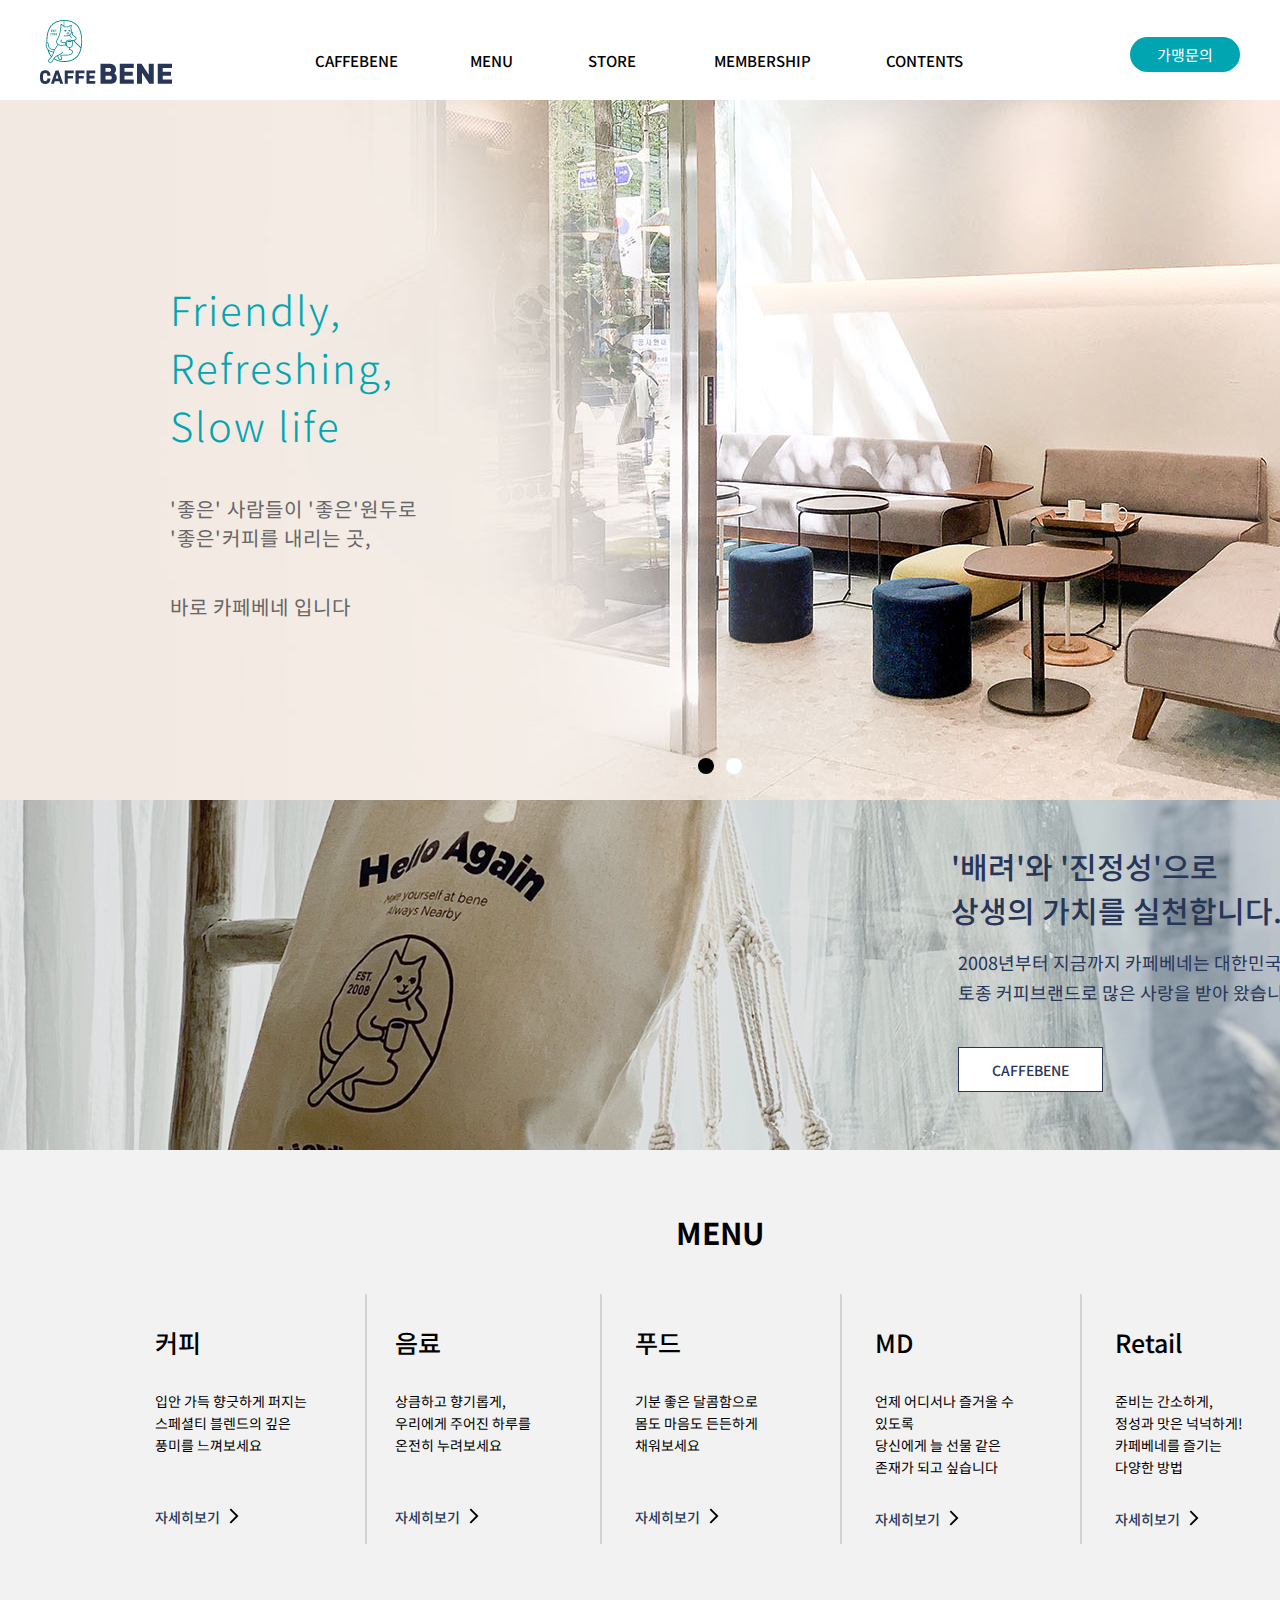
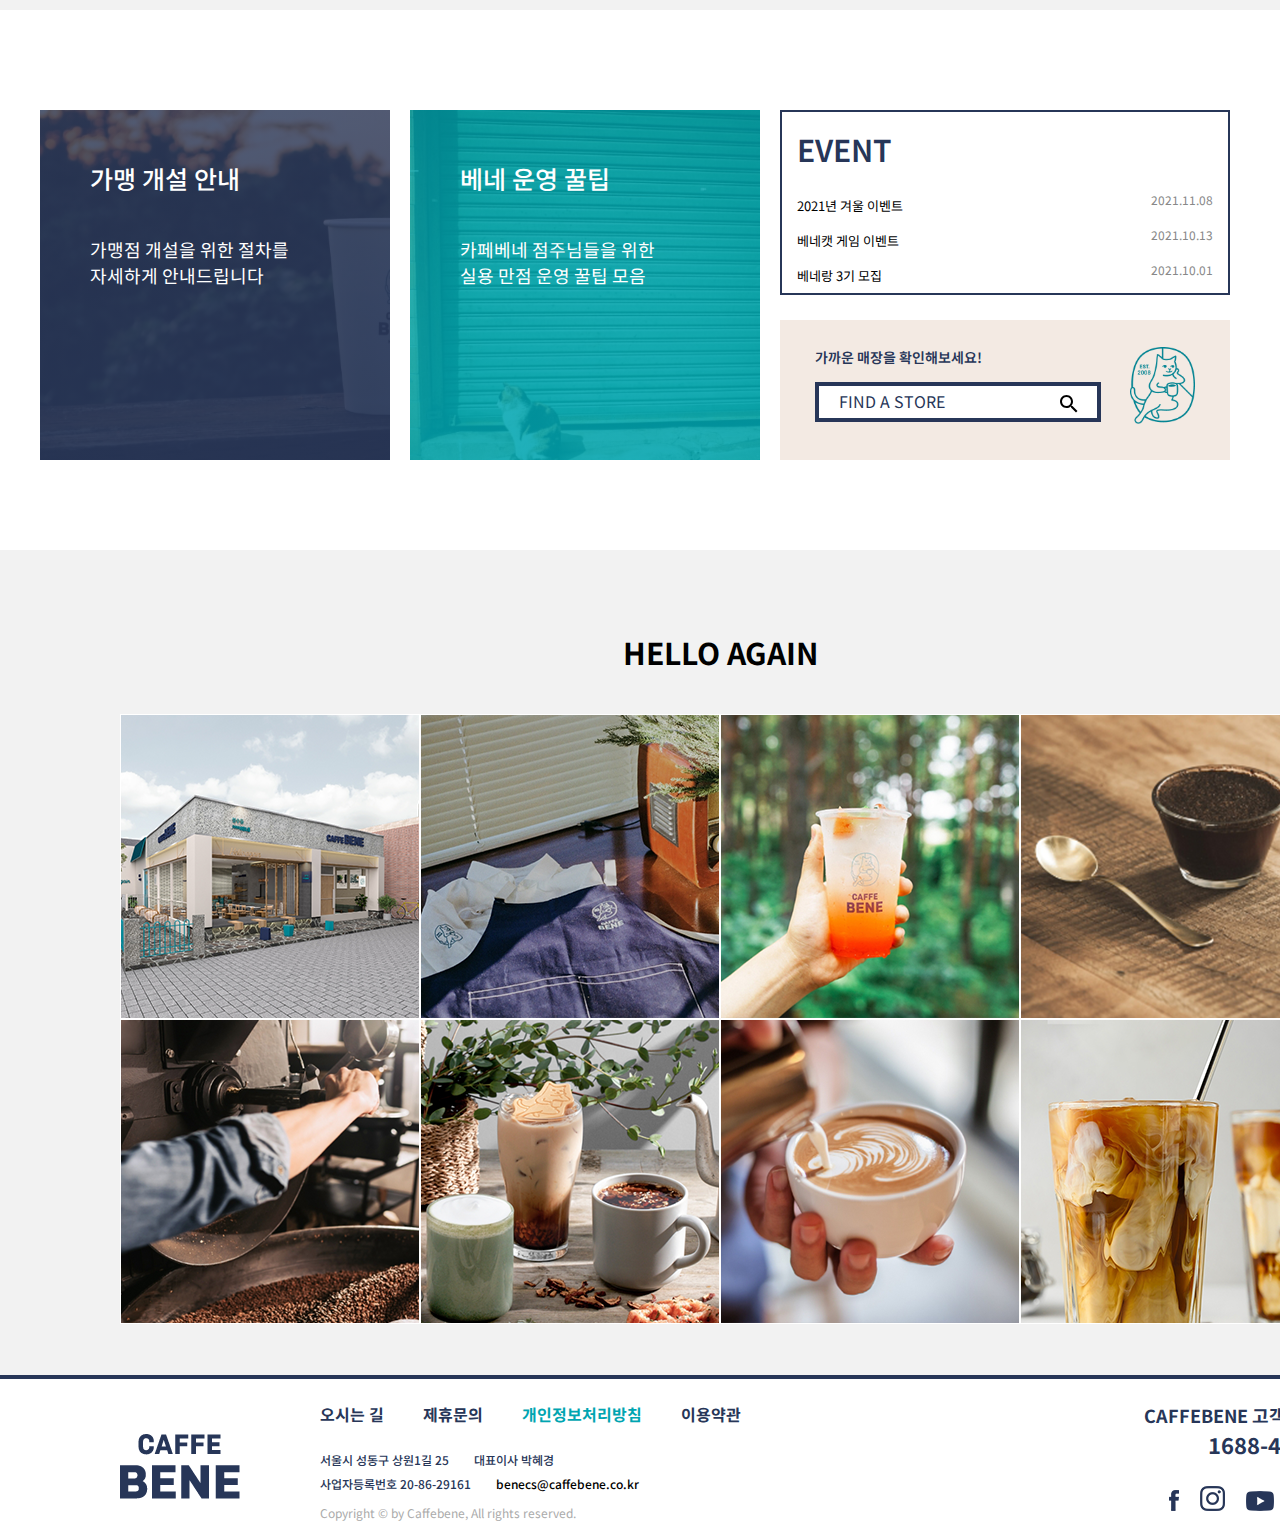
<file: index.html>
<!DOCTYPE html>
<html lang="en">
<head>
    <meta charset="UTF-8">
    <meta http-equiv="X-UA-Compatible" content="IE=edge">
    <meta name="viewport" content="width=device-width, initial-scale=1.0">
    <title>CAFFEBENE</title>
    <link rel="stylesheet" href="./css/style.css">
    <link rel="stylesheet" href="./css/header,footer.css">
    <link rel="preconnect" href="https://fonts.googleapis.com">
<link rel="preconnect" href="https://fonts.gstatic.com" crossorigin>
<link href="https://fonts.googleapis.com/css2?family=Noto+Sans+KR:wght@300;400;500;700&display=swap" rel="stylesheet">
    <script src="https://ajax.googleapis.com/ajax/libs/jquery/3.5.1/jquery.min.js"></script>
    <script src="./js/main.js"></script>
</head>
<body>
      <!-- header -->
      <div id="header_wrap">
        <div id="gnb_bg"></div>
        <header id="main_header">
            <h1 class="logo"><a href="#"><img src="./img/logo.png" alt="CAFFEBENE"></a></h1>
            <nav id="gnb">
                <ul class="depth1">
                    <li><a href="./sub1_1.html">CAFFEBENE</a>
                        <ul class="depth2">
                            <li><a href="./sub1_1.html">브랜드 스토리</a></li>
                            <li><a href="#">카페베네 원두</a></li>
                            <li><a href="#">카페베네 소식</a></li>
                        </ul>
                    </li>
                    <li><a href="./sub2_1.html">MENU</a>
                        <ul class="depth2">
                            <li><a href="./sub2_1.html">신메뉴</a></li>
                            <li><a href="#">커피</a></li>
                            <li><a href="#">음료</a></li>
                            <li><a href="#">디저트</a></li>
                            <li><a href="#">MD상품</a></li>
                            <li><a href="#">Retail</a></li>
                        </ul>
                    </li>
                    <li><a href="./sub3_1.html">STORE</a>
                        <ul class="depth2">
                            <li><a href="./sub3_1.html">국내</a></li>
                            <li><a href="#">헤외</a></li>
                        </ul>
                    </li>
                    <li><a href="./sub4_1.html">MEMBERSHIP</a>
                        <ul class="depth2">
                            <li><a href="./sub4_1.html">등급&혜택</a></li>
                            <li><a href="#">가입방법안내</a></li>
                            <li><a href="#">서비스</a></li>
                            <li><a href="#">FAQ</a></li>
                        </ul>
                    </li>
                    <li><a href="#">CONTENTS</a>
                        <ul class="depth2">
                            <li><a href="#">매거진</a></li>
                            <li><a href="#">뉴스</a></li>
                            <li><a href="#">이벤트</a></li>
                        </ul>
                    </li>
                </ul>
            </nav>
            <a href="#" class="foundation_btn">가맹문의</a>
        </header>
    </div>

    <!-- Main Visual -->
    <section id="visual">
        <div class="slider">
            <div class="slide">
                <img src="./img/slide1.jpg" alt="banner01">
                <div class="slide_text">
                    <h1>Friendly,<br>Refreshing,<br>Slow life</h1>
                    <p>'좋은' 사람들이 '좋은'원두로<br>'좋은'커피를 내리는 곳,</p>
                    <p>바로 카페베네 입니다</p>
                </div>
            </div>
            <div class="slide">
                <img src="./img/slide5.jpeg" alt="">
            </div>
        </div>
        <div class="pager">
            <a href="#" class="first active">1</a>
            <a href="#" class="second">2</a>
        </div>
    </section>

     <!-- About -->
     <section id="about">
        <div id="about_wrap">
            <div id="about_txt">
                <p>'배려'와 '진정성'으로<br>상생의 가치를 실천합니다.</p>
                <p>2008년부터 지금까지 카페베네는 대한민국 대표<br>토종 커피브랜드로 많은 사랑을 받아 왔습니다.</p>
                <a href="./sub1_1.html">CAFFEBENE</a>
            </div>
        </div>
    </section>
    <!-- menu -->
    <section id="menu">
        <div class="menu_wrap">
            <h3>MENU</h3>
            <div class="menu_wr">
                <div class="coffee">
                    <h4>커피</h4>
                    <p>입안 가득 향긋하게 퍼지는<br> 스페셜티 블렌드의 깊은<br> 풍미를 느껴보세요<br></p>
                    <a href="#"><div class="view">
                        <p>자세히보기</p>
                        <img src="./img/arrow_forward_ios_black_24dp.svg" alt="icon">
                    </div></a>
                </div>
                <div class="coffee_line"></div>
                <div class="drink">
                    <h4>음료</h4>
                    <p>상큼하고 향기롭게,<br>우리에게 주어진 하루를<br> 온전히 누려보세요</p>
                    <a href="#"><div class="drink_view">
                        <p>자세히보기</p>
                        <img src="./img/arrow_forward_ios_black_24dp.svg" alt="icon">
                    </div></a>
                </div>
                <div class="drink_line"></div>
                <div class="food">
                    <h4>푸드</h4>
                    <p>기분 좋은 달콤함으로<br>몸도 마음도 든든하게<br>채워보세요</p>
                    <a href="#"><div class="food_view">
                        <p>자세히보기</p>
                        <img src="./img/arrow_forward_ios_black_24dp.svg" alt="icon">
                    </div></a>
                </div>
                <div class="food_line"></div>
                <div class="md">
                    <h4>MD</h4>
                    <p>언제 어디서나 즐거울 수<br>있도록<br>당신에게 늘 선물 같은<br>존재가 되고 싶습니다</p>
                    <a href="#"><div class="md_view">
                        <p>자세히보기</p>
                        <img src="./img/arrow_forward_ios_black_24dp.svg" alt="icon">
                    </div></a>
                </div>
                <div class="md_line"></div>
                <div class="retail">
                    <h4>Retail</h4>
                    <p>준비는 간소하게,<br>정성과 맛은 넉넉하게!<br>카페베네를 즐기는<br>다양한 방법</p>
                    <a href="#"><div class="retail_view">
                        <p>자세히보기</p>
                        <img src="./img/arrow_forward_ios_black_24dp.svg" alt="icon">
                    </div></a>
                </div>
            </div>
        </div>
    </section>
    <!-- Info -->
    <section id="info">
        <div id="info_wrap">
            <a href="" id="foundation_info">
                <h4>가맹 개설 안내</h4>
                <p class="detail">
                    가맹점 개설을 위한 절차를<br>자세하게 안내드립니다
                </p>
            </a>
            <a href="" id="tip">
                <h4>베네 운영 꿀팁</h4>
                <p class="detail">
                    카페베네 점주님들을 위한<br>실용 만점 운영 꿀팁 모음
                </p>
            </a>
            <aside>
                <div id="event">
                    <a href="#"><h3>EVENT</h3></a>
                    <ul id="event_list">
                        <li><a href="#">2021년 겨울 이벤트</a><span class="date">2021.11.08</span></li>
                        <li><a href="#">베네캣 게임 이벤트</a><span class="date">2021.10.13</span></li>
                        <li><a href="#">베네랑 3기 모집</a><span class="date">2021.10.01</span></li>
                    </ul>
                </div>
                <div id="findstore">
                    <p>가까운 매장을 확인해보세요!</p>
                    <div class="fs">
                        <input type="search" placeholder="FIND A STORE">
                        <a href="#" id="findstore_search"><img src="./img/search_black_24dp.svg" alt="serch"></a>
                    </div>
                    <img src="./img/bene-cat1.png" alt="benecat">
                </div>
            </aside>
        </div>
    </section>
    <!-- SNS -->
    <section id="sns">
        <div id="sns_txt">
            <h3>HELLO AGAIN</h3>
        </div>
        <ul id="sns_photo">
            <li><a href="#"><img src="./img/sns1.png" alt="sns01"></a></li>
            <li><a href="#"><img src="./img/sns2.png" alt="sns02"></a></li>
            <li><a href="#"><img src="./img/sns3.png" alt="sns03"></a></li>
            <li><a href="#"><img src="./img/sns4.png" alt="sns04"></a></li>
            <li><a href="#"><img src="./img/sns5.png" alt="sns05"></a></li>
            <li><a href="#"><img src="./img/sns6.png" alt="sns06"></a></li>
            <li><a href="#"><img src="./img/sns7.png" alt="sns07"></a></li>
            <li><a href="#"><img src="./img/sns8.png" alt="sns08"></a></li>
        </ul>
    </section>
     <!-- Footer -->
     <div id="footer_wrap">
        <footer id="main_footer">
            <div id="footer_logo">
                <a href="./index.html"><img src="./img/footer-logo.png" alt="CAFFEBENE"></a>
            </div>
            <div id="footer_txt">
                <ul id="footer_menu">
                    <li><a href="#">오시는 길</a></li>
                    <li><a href="#">제휴문의</a></li>
                    <li><a href="#" class="strong">개인정보처리방침</a></li>
                    <li><a href="#">이용약관</a></li>
                </ul>
                <ul id="footer_menu2">
                    <li>서울시 성동구 상원1길 25&nbsp;&nbsp;&nbsp;&nbsp;&nbsp;&nbsp;&nbsp;</li>
                    <li>대표이사 박혜경</li>
                    <br>
                    <li>사업자등록번호 20-86-29161&nbsp;&nbsp;&nbsp;&nbsp;&nbsp;&nbsp;&nbsp;</li>
                    <li><a href="mailto:benecs@caffebene.co.kr">benecs@caffebene.co.kr</a></li>
                </ul>
                <p class="copyright">Copyright &copy; by Caffebene, All rights reserved.</p>
            </div>
            <div id="cs">
                <div id="cs_num">
                    <p>CAFFEBENE 고객센터</p>
                    <p>1688-4666</p>
                </div>
                <div id="footer_sns">
                    <a href="https://www.facebook.com/caffebene" target="_blank"><img src="./img/facebook.png" alt=""></a>
                    <a href="https://www.instagram.com/caffebene_official/" target="_blank"><img src="./img/instagram.png" alt=""></a>
                    <a href="https://www.youtube.com/channel/UCQ7MW5IpWOL9LwQqr_AWQ9A/featured" target="_blank"><img src="./img/youtube.png" alt=""></a>
                    <a href="#"><img src="./img/app_icon.png" alt="app"></a>
                </div>
            </div>
        </footer>
    </div>
</body>
</html>
</file>
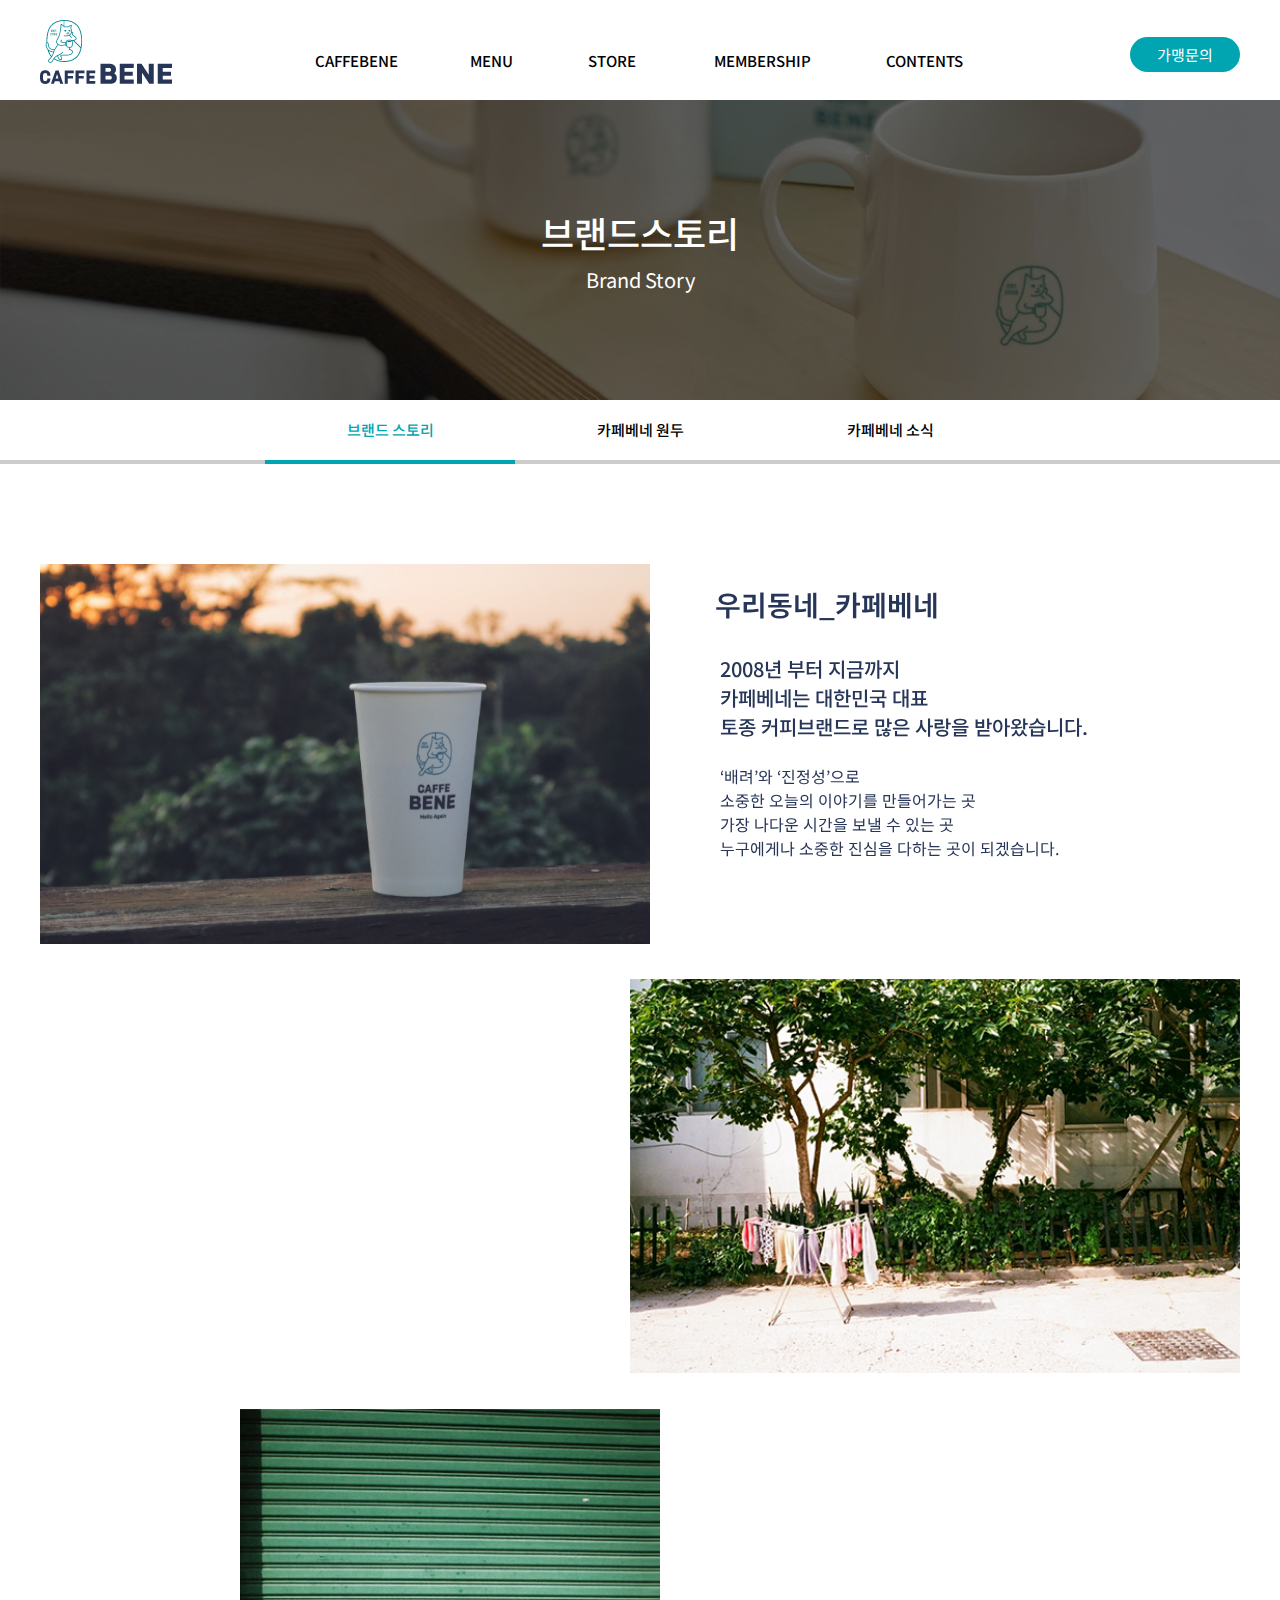
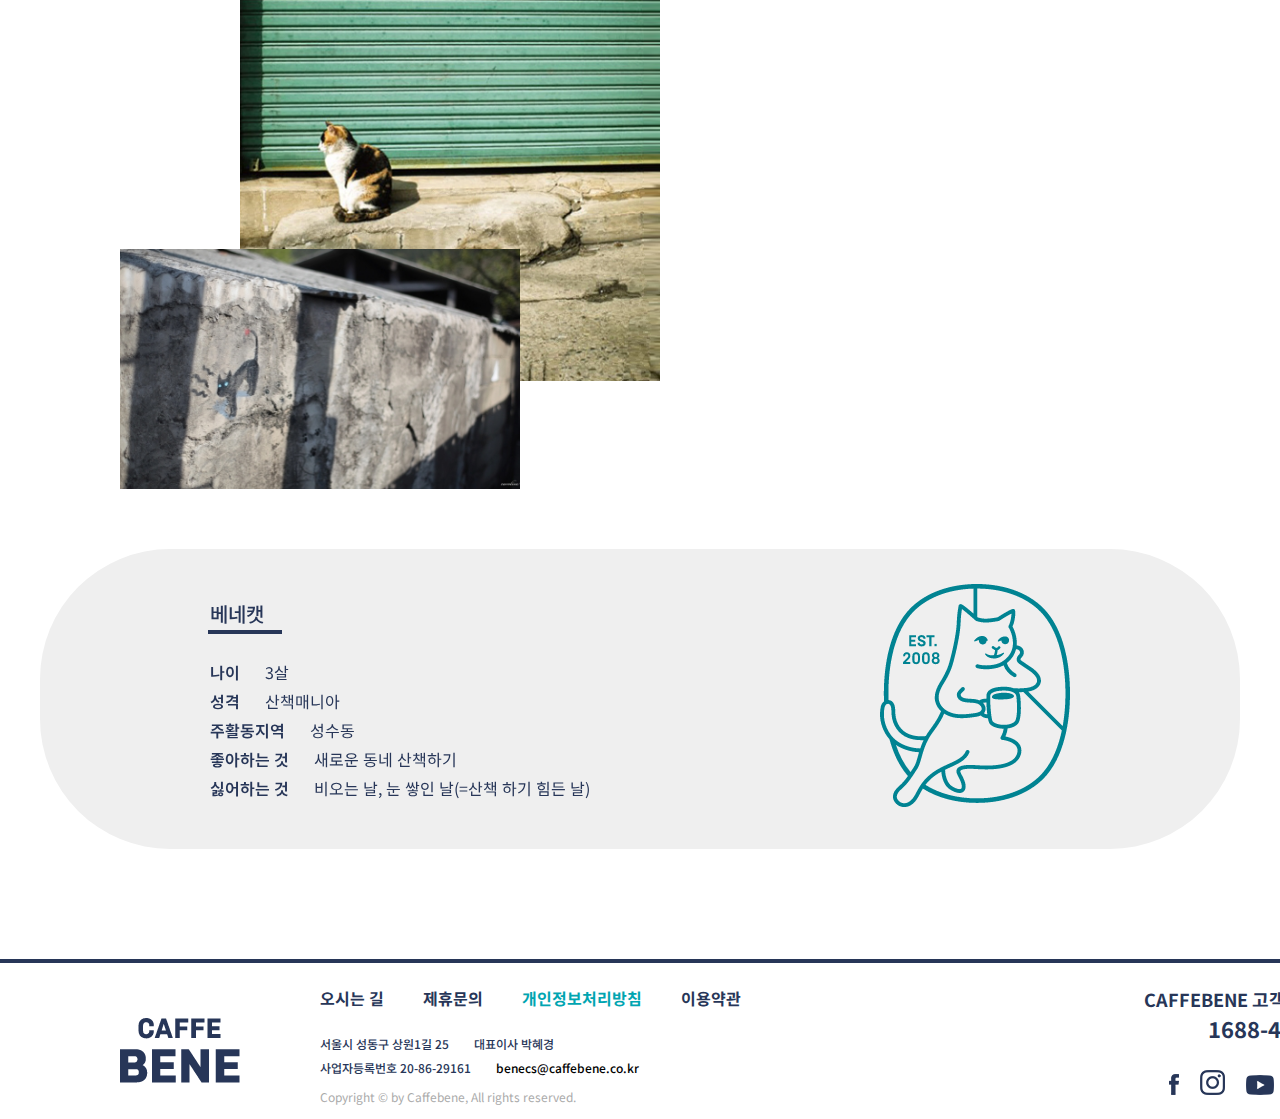
<file: sub1_1.html>
<!DOCTYPE html>
<html lang="en">
<head>
    <meta charset="UTF-8">
    <meta http-equiv="X-UA-Compatible" content="IE=edge">
    <meta name="viewport" content="width=device-width, initial-scale=1.0">
    <title>CAFFEBENE</title>
    <link rel="stylesheet" href="./css/sub1_1.css">
    <link rel="stylesheet" href="./css/header,footer.css">
    <link rel="preconnect" href="https://fonts.gstatic.com" crossorigin>
<link href="https://fonts.googleapis.com/css2?family=Noto+Sans+KR:wght@300;400;500;700&display=swap" rel="stylesheet">
    <link href="https://unpkg.com/aos@2.3.1/dist/aos.css" rel="stylesheet">
    <script src="https://unpkg.com/aos@2.3.1/dist/aos.js"></script>
    <script src="https://ajax.googleapis.com/ajax/libs/jquery/3.5.1/jquery.min.js"></script>
    <script src="./js/main.js"></script>

</head>
<body>
    <!-- header -->
    <div id="header_wrap">
        <div id="gnb_bg"></div>
        <header id="main_header">
            <h1 class="logo"><a href="./index.html"><img src="./img/logo.png" alt="CAFFEBENE"></a></h1>
            <nav id="gnb">
                <ul class="depth1">
                    <li><a href="#">CAFFEBENE</a>
                        <ul class="depth2">
                            <li><a href="#">브랜드 스토리</a></li>
                            <li><a href="#">카페베네 원두</a></li>
                            <li><a href="#">카페베네 소식</a></li>
                        </ul>
                    </li>
                    <li><a href="./sub2_1.html">MENU</a>
                        <ul class="depth2">
                            <li><a href="./sub2_1.html">신메뉴</a></li>
                            <li><a href="#">커피</a></li>
                            <li><a href="#">음료</a></li>
                            <li><a href="#">디저트</a></li>
                            <li><a href="#">MD상품</a></li>
                            <li><a href="#">Retail</a></li>
                        </ul>
                    </li>
                    <li><a href="./sub3_1.html">STORE</a>
                        <ul class="depth2">
                            <li><a href="./sub3_1.html">국내</a></li>
                            <li><a href="#">해외</a></li>
                        </ul>
                    </li>
                    <li><a href="./sub4_1.html">MEMBERSHIP</a>
                        <ul class="depth2">
                            <li><a href="./sub4_1.html">등급&혜택</a></li>
                            <li><a href="#">가입방법안내</a></li>
                            <li><a href="#">서비스</a></li>
                            <li><a href="#">FAQ</a></li>
                        </ul>
                    </li>
                    <li><a href="#">CONTENTS</a>
                        <ul class="depth2">
                            <li><a href="#">매거진</a></li>
                            <li><a href="#">뉴스</a></li>
                            <li><a href="#">이벤트</a></li>
                        </ul>
                    </li>
                </ul>
            </nav>
            <a href="#" class="foundation_btn">가맹문의</a>
        </header>
    </div>
     <!-- 브랜드스토리 상단 메인이미지 -->
     <section id="visual">
        <div class="visual_text">
            <h2>브랜드스토리</h2>
            <p>Brand Story</p>
        </div>
    </section>

    <!-- nav -->
    <nav id="lnb">
        <ul class="lnb">
            <li><a href="javascript:click()" class="active">브랜드 스토리</a></li>
            <li><a href="javascript:click()">카페베네 원두</a></li>
            <li><a href="javascript:click()">카페베네 소식</a></li>
        </ul>
    </nav>
    
    <div class="line"></div>
        <!-- content -->
        <section id="content_t">
            <article id="story01">
                <div class="mind01">
                    <div class="imgbox1"><img src="./img/notice_image.jpg" alt="브랜드스토리1"></div>
                    <div data-aos="fade-up" data-aos-duration="2000" data-aos-delay="300">
                    <div class="benein">
                        <h3>우리동네_카페베네</h3>
                        <p class="slide">2008년 부터 지금까지<br>카페베네는 대한민국 대표<br>토종 커피브랜드로 많은 사랑을 받아왔습니다.</p>
                        <p>‘배려’와 ‘진정성’으로<br>소중한 오늘의 이야기를 만들어가는 곳<br>가장 나다운 시간을 보낼 수 있는 곳<br>누구에게나 소중한 진심을 다하는 곳이 되겠습니다.</p>
                        </div>
                    </div>
                </div>
                <div class="mind02">
                    <div data-aos="fade-up" data-aos-duration="1500" data-aos-delay="50">
                     <p>우리동네에는 [ 카페베네 ] 가 있습니다.</p>
                     <p>화려한 랜드마크는 아니더라도<br>누구나 편하게 드나들 수 있는 곳</p>
                     <p>언제나 활짝 열려있는<br>동네 사랑방 같은 곳이 되려고 합니다</p>
                     <p>우리 동네의 자랑이 되고 싶습니다<br>나의 정다운 이웃, 당신을 기다리고 있습니다</p>
                     </div>
                     <div class="imgbox2"><img src="./img/sub-bg2.png" alt="브랜드스토리2"></div>
                </div>
            </article>
        </section>
        <section id="cat-content">
            <article class="cat-img">
                <div class="cat-img01"></div>
                <div class="cat-img02"></div>
            </article>
            <div class="cat_text" data-aos="fade-up" data-aos-duration="1500" data-aos-delay="50">
                <h5>베네캣 라이프, 들어보셨나요?</h5>
                <p>따뜻한 밥 한 공기만으로도<br>소박한 기쁨을 느낄 수 있습니다</p>
                <p>한 뼘의 작은 공간에서도<br>행복하게 잠들 수 있습니다</p>
                <p>하지만 그곳에서 안주하거나<br>달콤한 게으름에 빠지지 않고<br>더 넓은 세상과 높은 이상을 향해<br>매일 세상 속으로 한 걸음씩<br>나아가는 것</p>
                <p>그것이 베네캣 라이프입니다</p>
                <p>때로는 일상을 잠시 미뤄두고<br>동네 한 바퀴를 빙 돌아보세요<br>모르는 들꽃에게 말을 건네어보고<br>지나가는 구름과도 인사를 나눠보세요</p>
            </div>
            <div class="benecat">
                <div class="profile">
                    <img src="./img/bene-cat1.png" alt="">
                    <h5>베네캣</h5>
                    <div class="cat-line"></div>
                    <p><span>나이</span>3살</p>
                    <p><span>성격</span>산책매니아</p>
                    <p><span>주활동지역</span>성수동</p>
                    <p><span>좋아하는 것</span>새로운 동네 산책하기</p>
                    <p><span>싫어하는 것</span>비오는 날, 눈 쌓인 날(=산책 하기 힘든 날)</p>
                </div>
            </div>
        </section>
        <!-- Footer -->
     <div id="footer_wrap">
        <footer id="main_footer">
            <div id="footer_logo">
                <a href="./index.html"><img src="./img/footer-logo.png" alt="CAFFEBENE"></a>
            </div>
            <div id="footer_txt">
                <ul id="footer_menu">
                    <li><a href="#">오시는 길</a></li>
                    <li><a href="#">제휴문의</a></li>
                    <li><a href="#" class="strong">개인정보처리방침</a></li>
                    <li><a href="#">이용약관</a></li>
                </ul>
                <ul id="footer_menu2">
                    <li>서울시 성동구 상원1길 25&nbsp;&nbsp;&nbsp;&nbsp;&nbsp;&nbsp;&nbsp;</li>
                    <li>대표이사 박혜경</li><br>
                    <li>사업자등록번호 20-86-29161&nbsp;&nbsp;&nbsp;&nbsp;&nbsp;&nbsp;&nbsp;</li>
                    <li><a href="mailto:benecs@caffebene.co.kr">benecs@caffebene.co.kr</a></li>
                </ul>
                <p class="copyright">Copyright &copy; by Caffebene, All rights reserved.</p>
            </div>
            <div id="cs">
                <div id="cs_num">
                    <p>CAFFEBENE 고객센터</p>
                    <p>1688-4666</p>
                </div>
                <div id="footer_sns">
                    <a href="https://www.facebook.com/caffebene" target="_blank"><img src="./img/facebook.png" alt=""></a>
                    <a href="https://www.instagram.com/caffebene_official/" target="_blank"><img src="./img/instagram.png" alt=""></a>
                    <a href="https://www.youtube.com/channel/UCQ7MW5IpWOL9LwQqr_AWQ9A/featured" target="_blank"><img src="./img/youtube.png" alt=""></a>
                    <a href="#"><img src="./img/app_icon.png" alt="app"></a>
                </div>
            </div>
        </footer>
    </div>
</body>
</html>
</file>
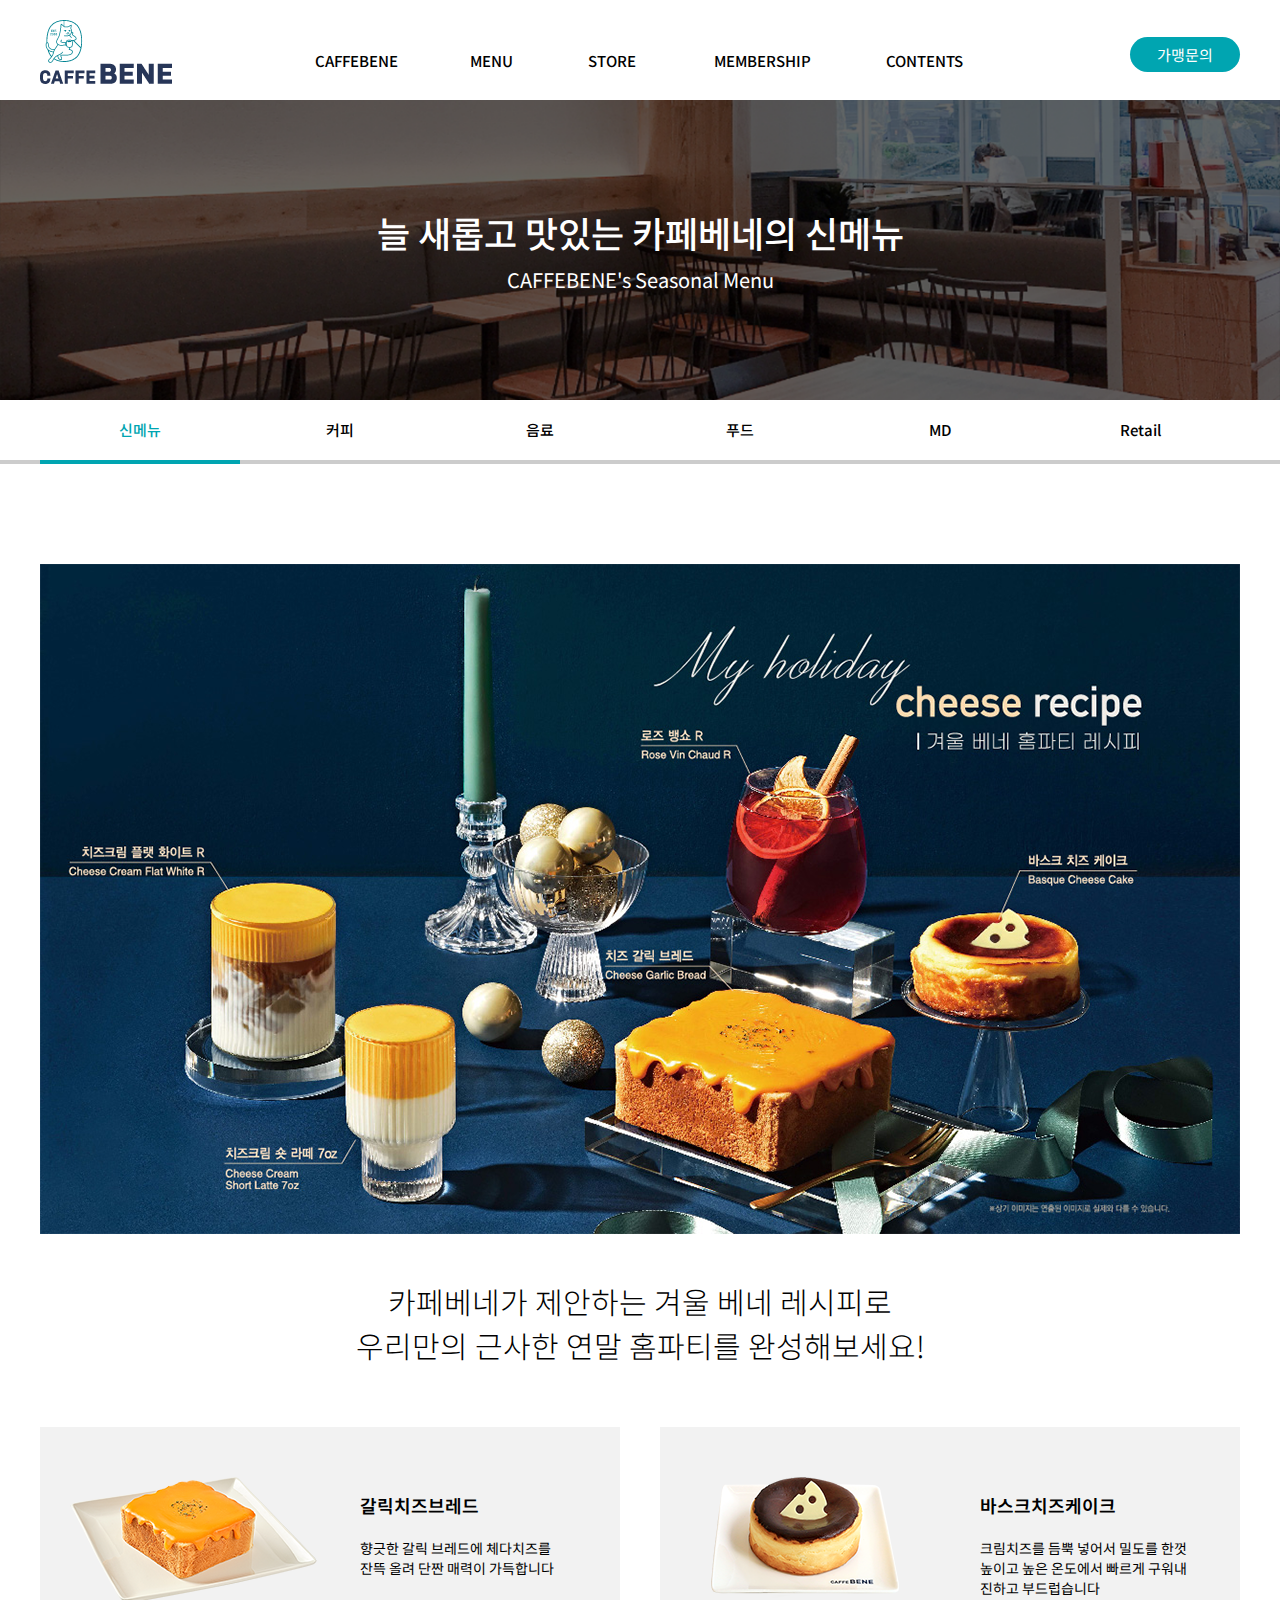
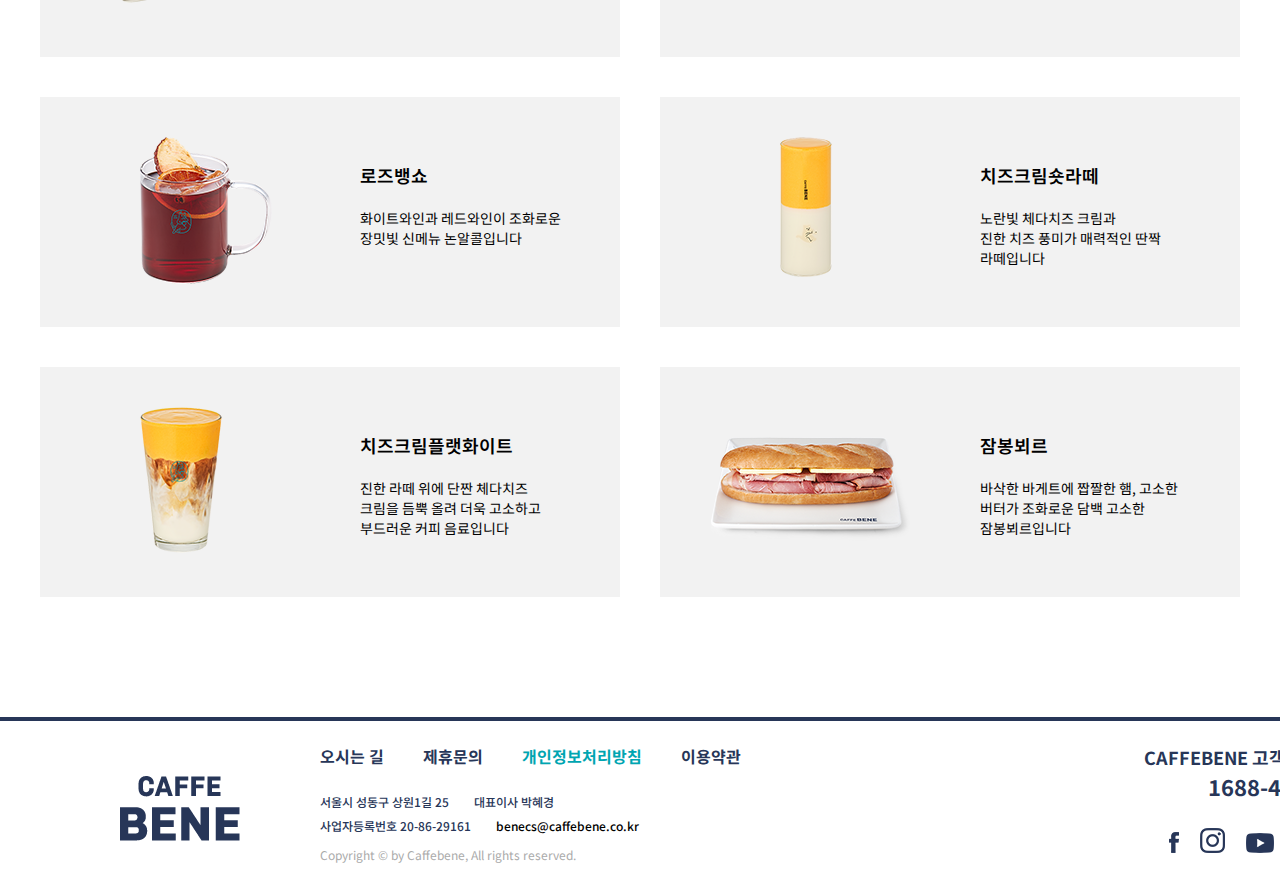
<file: sub2_1.html>
<!DOCTYPE html>
<html lang="en">
<head>
    <meta charset="UTF-8">
    <meta http-equiv="X-UA-Compatible" content="IE=edge">
    <meta name="viewport" content="width=device-width, initial-scale=1.0">
    <title>CAFFEBENE</title>
    <link rel="stylesheet" href="./css/sub2_1.css">
    <link rel="stylesheet" href="./css/header,footer.css">
    <link rel="preconnect" href="https://fonts.gstatic.com" crossorigin>
<link href="https://fonts.googleapis.com/css2?family=Noto+Sans+KR:wght@300;400;500;700&display=swap" rel="stylesheet">
    <script src="https://ajax.googleapis.com/ajax/libs/jquery/3.5.1/jquery.min.js"></script>
    <script src="./js/main.js"></script>
</head>
<body>
    <!-- header -->
    <div id="header_wrap">
        <div id="gnb_bg"></div>
        <header id="main_header">
            <h1 class="logo"><a href="./index.html"><img src="./img/logo.png" alt="CAFFEBENE"></a></h1>
            <nav id="gnb">
                <ul class="depth1">
                    <li><a href="./sub1_1.html">CAFFEBENE</a>
                        <ul class="depth2">
                            <li><a href="./sub1_1.html">브랜드 스토리</a></li>
                            <li><a href="#">카페베네 원두</a></li>
                            <li><a href="#">카페베네 소식</a></li>
                        </ul>
                    </li>
                    <li><a href="./sub2_1.html">MENU</a>
                        <ul class="depth2">
                            <li><a href="./sub2_1.html">신메뉴</a></li>
                            <li><a href="#">커피</a></li>
                            <li><a href="#">음료</a></li>
                            <li><a href="#">디저트</a></li>
                            <li><a href="#">MD상품</a></li>
                            <li><a href="#">Retail</a></li>
                        </ul>
                    </li>
                    <li><a href="./sub3_1.html">STORE</a>
                        <ul class="depth2">
                            <li><a href="./sub3_1.html">국내</a></li>
                            <li><a href="#">해외</a></li>
                        </ul>
                    </li>
                    <li><a href="./sub4_1.html">MEMBERSHIP</a>
                        <ul class="depth2">
                            <li><a href="./sub4_1.html">등급&혜택</a></li>
                            <li><a href="#">가입방법안내</a></li>
                            <li><a href="#">서비스</a></li>
                            <li><a href="#">FAQ</a></li>
                        </ul>
                    </li>
                    <li><a href="#">CONTENTS</a>
                        <ul class="depth2">
                            <li><a href="#">매거진</a></li>
                            <li><a href="#">뉴스</a></li>
                            <li><a href="#">이벤트</a></li>
                        </ul>
                    </li>
                </ul>
            </nav>
            <a href="#" class="foundation_btn">가맹문의</a>
        </header>
    </div>
    <!-- 메뉴 상단 메인이미지 -->
    <section id="visual">
        <div class="visual_text">
            <h2>늘 새롭고 맛있는 카페베네의 신메뉴</h2>
            <p>CAFFEBENE's Seasonal Menu</p>
        </div>
    </section>
     <!-- lnb -->
     <nav id="lnb">
        <ul class="lnb">
            <li><a href="./sub2_1.html" class="active">신메뉴</a></li>
            <li><a href="#">커피</a></li>
            <li><a href="#">음료</a></li>
            <li><a href="#">푸드</a></li>
            <li><a href="#">MD</a></li>
            <li><a href="#">Retail</a></li>
        </ul>
    </nav>
    <div class="line"></div>
     <!-- newmenu banner -->
     <section id="newmenu_banner">
        <img src="./img/newmenu_banner.png" alt="신메뉴배너">
        <p>카페베네가 제안하는 겨울 베네 레시피로<br>우리만의 근사한 연말 홈파티를 완성해보세요!</p>
    </section>
     <!-- newmenu list -->
     <section id="newmenu">
        <ul class="menu_pic">
            <li><a href="#">
                <div class="img1"><img src="./img/menu_1.png" alt="갈릭치즈브레드"></div>
                <div class="menu_text">
                    <span class="name">갈릭치즈브레드</span>
                    <span class="info">향긋한 갈릭 브레드에 체다치즈를<br>잔뜩 올려 단짠 매력이 가득합니다</span>
                </div>
                </a>
            </li>
            <li><a href="#">
                <div class="img2"><img src="./img/menu2.png" alt="바스크치즈케이크"></div>
                <div class="menu_text">
                    <span class="name">바스크치즈케이크</span>
                    <span class="info">크림치즈를 듬뿍 넣어서 밀도를 한껏<br>높이고 높은 온도에서 빠르게 구워내<br>진하고 부드럽습니다</span>
                </div>
                </a>
            </li>
            <li><a href="#">
                <div class="img3"><img src="./img/menu3.png" alt="로즈뱅쇼"></div>
                <div class="menu_text">
                    <span class="name">로즈뱅쇼</span>
                    <span class="info">화이트와인과 레드와인이 조화로운<br>장밋빛 신메뉴 논알콜입니다</span>
                </div>
            </a>
            </li>
            <li><a href="#">
                <div class="img4"><img src="./img/menu4.png" alt="치즈크림숏라떼"></div>
                <div class="menu_text">
                    <span class="name">치즈크림숏라떼</span>
                    <span class="info">노란빛 체다치즈 크림과<br>진한 치즈 풍미가 매력적인 딴짝<br>라떼입니다</span>
                </div>
            </a>
            </li>
            <li><a href="#">
                <div class="img5"><img src="./img/menu5.png" alt="치즈크림플랫화이트"></div>
                <div class="menu_text">
                    <span class="name">치즈크림플랫화이트</span>
                    <span class="info">진한 라떼 위에 단짠 체다치즈<br>크림을 듬뿍 올려 더욱 고소하고<br>부드러운 커피 음료입니다</span>
                </div>
            </a>
            </li>
            <li><a href="#">
                <div class="img6"><img src="./img/menu6.png" alt="잠봉뵈르"></div>
                <div class="menu_text">
                    <span class="name">잠봉뵈르</span>
                    <span class="info">바삭한 바게트에 짭짤한 햄, 고소한<br>버터가 조화로운 담백 고소한<br>잠봉뵈르입니다</span>
                </div>
            </a>
            </li>
        </ul>
    </section>
     <!-- Footer -->
     <div id="footer_wrap">
        <footer id="main_footer">
            <div id="footer_logo">
                <a href="./index.html"><img src="./img/footer-logo.png" alt="CAFFEBENE"></a>
            </div>
            <div id="footer_txt">
                <ul id="footer_menu">
                    <li><a href="#">오시는 길</a></li>
                    <li><a href="#">제휴문의</a></li>
                    <li><a href="#" class="strong">개인정보처리방침</a></li>
                    <li><a href="#">이용약관</a></li>
                </ul>
                <ul id="footer_menu2">
                    <li>서울시 성동구 상원1길 25&nbsp;&nbsp;&nbsp;&nbsp;&nbsp;&nbsp;&nbsp;</li>
                    <li>대표이사 박혜경</li><br>
                    <li>사업자등록번호 20-86-29161&nbsp;&nbsp;&nbsp;&nbsp;&nbsp;&nbsp;&nbsp;</li>
                    <li><a href="mailto:benecs@caffebene.co.kr">benecs@caffebene.co.kr</a></li>
                </ul>
                <p class="copyright">Copyright &copy; by Caffebene, All rights reserved.</p>
            </div>
            <div id="cs">
                <div id="cs_num">
                    <p>CAFFEBENE 고객센터</p>
                    <p>1688-4666</p>
                </div>
                <div id="footer_sns">
                    <a href="https://www.facebook.com/caffebene" target="_blank"><img src="./img/facebook.png" alt=""></a>
                    <a href="https://www.instagram.com/caffebene_official/" target="_blank"><img src="./img/instagram.png" alt=""></a>
                    <a href="https://www.youtube.com/channel/UCQ7MW5IpWOL9LwQqr_AWQ9A/featured" target="_blank"><img src="./img/youtube.png" alt=""></a>
                    <a href="#"><img src="./img/app_icon.png" alt="app"></a>
                </div>
            </div>
        </footer>
    </div>
</body>
</html>
</file>
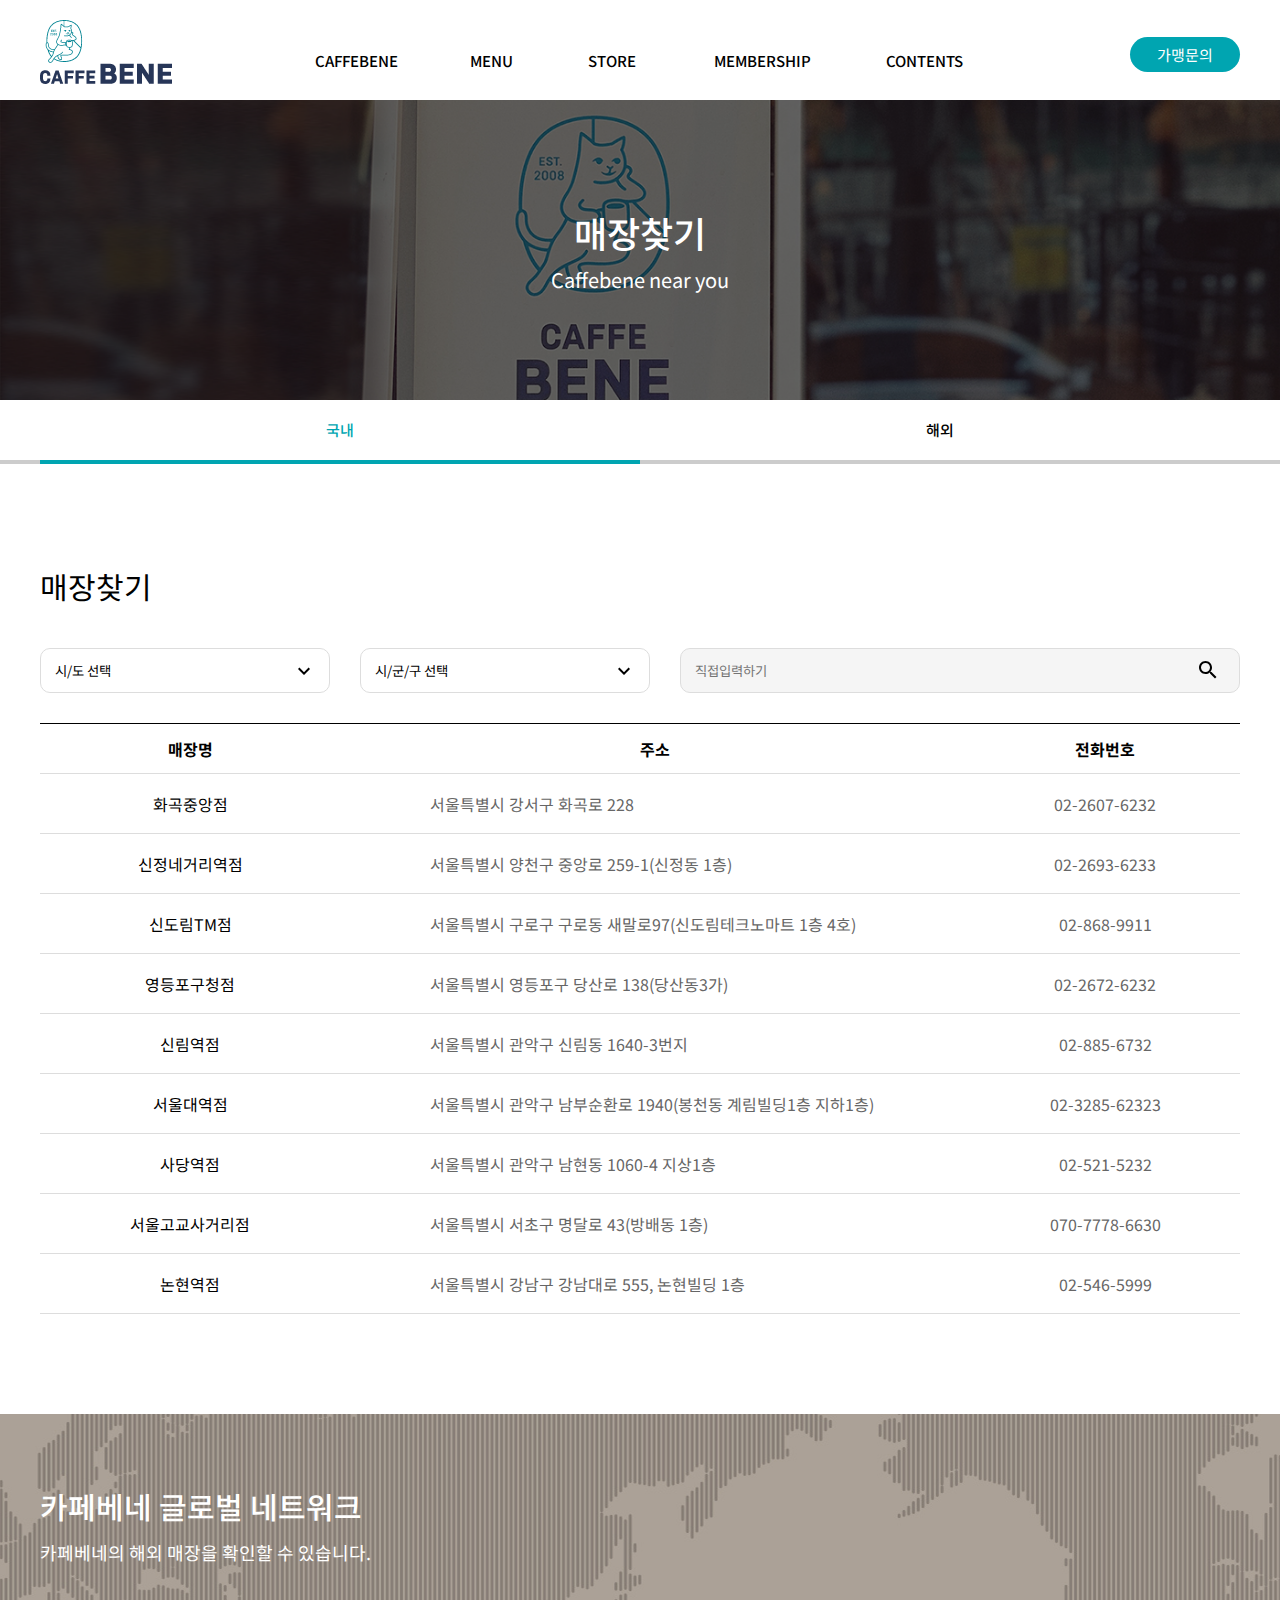
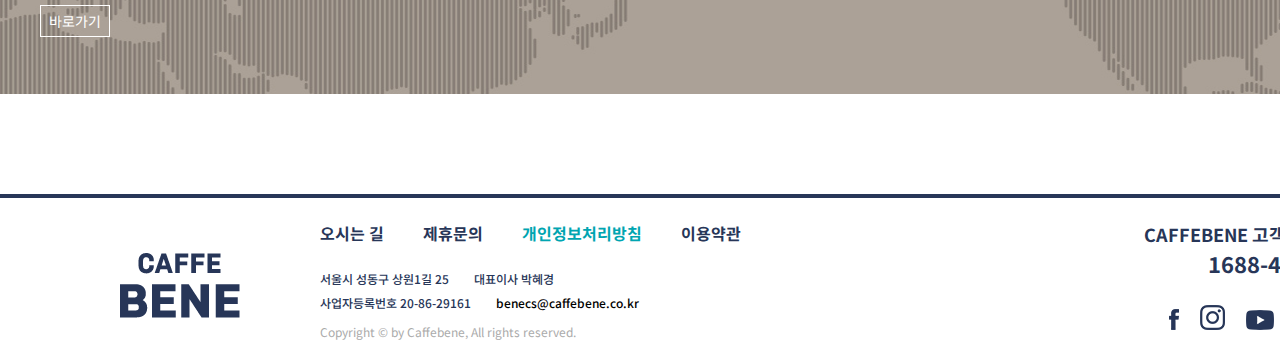
<file: sub3_1.html>
<!DOCTYPE html>
<html lang="en">
<head>
    <meta charset="UTF-8">
    <meta http-equiv="X-UA-Compatible" content="IE=edge">
    <meta name="viewport" content="width=device-width, initial-scale=1.0">
    <title>CAFFEBENE</title>
    <link rel="stylesheet" href="./css/sub3_1.css">
    <link rel="stylesheet" href="./css/header,footer.css">
    <link rel="preconnect" href="https://fonts.gstatic.com" crossorigin>
<link href="https://fonts.googleapis.com/css2?family=Noto+Sans+KR:wght@300;400;500;700&display=swap" rel="stylesheet">
    <script src="https://ajax.googleapis.com/ajax/libs/jquery/3.5.1/jquery.min.js"></script>
    <script src="./js/main.js"></script>
</head>
<body>
     <!-- 모달 -->
     <div class="modal">
        <div class="modal_wrap">
            <button class="close">
                <img src="./img/close_black_24dp.svg" alt="close">
            </button>
            <div class="sub">
                <p>매장 상세보기</p>
            </div>
            <div class="info">
                <div class="st">
                    <p>카페베네 화곡중앙점</p>
                </div>
                <div class="branch">
                    <span>주소</span>
                    <p>서울특별시 강서구 화곡로 228</p>
                </div>
                <div class="branch">
                    <span>전화번호</span>
                    <p>02-2607-6232</p>
                </div>
                <div class="branch">
                    <span>영업시간</span>
                <p>월요일~목요일 : 10:00 ~ 24:00<br>금요일 : 10:00 ~ 24:00<br>주말 : 10:00 ~ 24:00</p>
                </div>
                <div class="map">
                    <iframe src="https://www.google.com/maps/embed?pb=!1m18!1m12!1m3!1d3163.411657702983!2d126.84272705074574!3d37.54536397970276!2m3!1f0!2f0!3f0!3m2!1i1024!2i768!4f13.1!3m3!1m2!1s0x357c9c47349016e5%3A0x12888029cdd55e83!2z7Lm07Y6Y67Kg64Sk7ZmU6rOh7KSR7JWZ7KCQ!5e0!3m2!1sko!2skr!4v1644822809364!5m2!1sko!2skr" width="470" height="300" style="border:0;" allowfullscreen="" loading="lazy"></iframe>
                </div>
            </div>
        </div>
    </div>
    <!-- header -->
    <div id="header_wrap">
        <div id="gnb_bg"></div>
        <header id="main_header">
            <h1 class="logo"><a href="./index.html"><img src="./img/logo.png" alt="CAFFEBENE"></a></h1>
            <nav id="gnb">
                <ul class="depth1">
                    <li><a href="./sub1_1.html">CAFFEBENE</a>
                        <ul class="depth2">
                            <li><a href="./sub1_1.html">브랜드 스토리</a></li>
                            <li><a href="#">카페베네 원두</a></li>
                            <li><a href="#">카페베네 소식</a></li>
                        </ul>
                    </li>
                    <li><a href="./sub2_1.html">MENU</a>
                        <ul class="depth2">
                            <li><a href="./sub2_1.html">신메뉴</a></li>
                            <li><a href="#">커피</a></li>
                            <li><a href="#">음료</a></li>
                            <li><a href="#">디저트</a></li>
                            <li><a href="#">MD상품</a></li>
                            <li><a href="#">Retail</a></li>
                        </ul>
                    </li>
                    <li><a href="./sub3_1.html">STORE</a>
                        <ul class="depth2">
                            <li><a href="./sub3_1.html">국내</a></li>
                            <li><a href="#">해외</a></li>
                        </ul>
                    </li>
                    <li><a href="./sub4_1.html">MEMBERSHIP</a>
                        <ul class="depth2">
                            <li><a href="./sub4_1.html">등급&혜택</a></li>
                            <li><a href="#">가입방법안내</a></li>
                            <li><a href="#">서비스</a></li>
                            <li><a href="#">FAQ</a></li>
                        </ul>
                    </li>
                    <li><a href="#">CONTENTS</a>
                        <ul class="depth2">
                            <li><a href="#">매거진</a></li>
                            <li><a href="#">뉴스</a></li>
                            <li><a href="#">이벤트</a></li>
                        </ul>
                    </li>
                </ul>
            </nav>
            <a href="#" class="foundation_btn">가맹문의</a>
        </header>
    </div>
    <!-- 메뉴 상단 메인이미지 -->
    <section id="visual">
        <div class="visual_text">
            <h2>매장찾기</h2>
            <p>Caffebene near you</p>
        </div>
    </section>
     <!-- lnb -->
     <nav id="lnb">
        <ul class="lnb">
            <li><a href="./sub3_1.html" class="active">국내</a></li>
            <li><a href="#">해외</a></li>
        </ul>
    </nav>
    <div class="line"></div>
    <!-- 매장찾기 -->
    <section id="content">
        <div class="content_wrap">
            <div class="search">
                <p>매장찾기</p>
                <div class="search_form">
                    <select class="city">
                        <option value="시/도 선택">시/도 선택</option>
                        <option value="강원">강원</option>
                        <option value="경기">경기</option>
                        <option value="경남">경남</option>
                        <option value="경주">경주</option>
                        <option value="광주">광주</option>
                        <option value="대구">대구</option>
                        <option value="대전">대전</option>
                        <option value="부산">부산</option>
                        <option value="서울">서울</option>
                        <option value="세종">세종</option>
                        <option value="울산">울산</option>
                        <option value="인천">인천</option>
                        <option value="전남">전남</option>
                        <option value="전북">전북</option>
                        <option value="제주">제주</option>
                        <option value="충남">충남</option>
                        <option value="충북">충북</option>
                    </select>
                    <select class="city">
                        <option value="시/군/구 선택">시/군/구 선택</option>
                    </select>
                    <div class="search_area">
                        <input type="search" placeholder="직접입력하기">
                        <a href="#" class="search"><img src="./img/search_black_24dp.svg" alt="search"></a>
                    </div>
                </div>
            </div>
            <!-- 매장리스트 -->
            <table class="store">
                <colgroup>
                    <col style="width:300px">
                    <col style="width:630px">
                    <col style="width:270px">
                </colgroup>
                <tr>
                    <th>매장명</th>
                    <th>주소</th>
                    <th>전화번호</th>
                </tr>
                <tr class="store_list">
                    <td><a href="#">화곡중앙점</a></td>
                    <td>서울특별시 강서구 화곡로 228</td>
                    <td><a href="tel:0226076232" class="tel">02-2607-6232</a></td>
                </tr>
                <tr class="store_list">
                    <td><a href="#">신정네거리역점</a></td>
                    <td>서울특별시 양천구 중앙로 259-1(신정동 1층)</td>
                    <td><a href="tel:0226936233" class="tel">02-2693-6233</a></td>
                </tr>
                <tr class="store_list">
                    <td><a href="#">신도림TM점</a></td>
                    <td>서울특별시 구로구 구로동 새말로97(신도림테크노마트 1층 4호)</td>
                    <td><a href="tel:028689911" class="tel">02-868-9911</a></td>
                </tr>
                <tr class="store_list">
                    <td><a href="#">영등포구청점</a></td>
                    <td>서울특별시 영등포구 당산로 138(당산동3가)</td>
                    <td><a href="tel:0226726232" class="tel">02-2672-6232</a></td>
                </tr>
                <tr class="store_list">
                    <td><a href="#">신림역점</a></td>
                    <td>서울특별시 관악구 신림동 1640-3번지</td>
                    <td><a href="tel:028856732" class="tel">02-885-6732</a></td>
                </tr>
                <tr class="store_list">
                    <td><a href="#">서울대역점</a></td>
                    <td>서울특별시 관악구 남부순환로 1940(봉천동 계림빌딩1층 지하1층)</td>
                    <td><a href="tel:02328562323" class="tel">02-3285-62323</a></td>
                </tr>
                <tr class="store_list">
                    <td><a href="#">사당역점</a></td>
                    <td>서울특별시 관악구 남현동 1060-4 지상1층</td>
                    <td><a href="tel:025215232" class="tel">02-521-5232</a></td>
                </tr>
                <tr class="store_list">
                    <td><a href="#">서울고교사거리점</a></td>
                    <td>서울특별시 서초구 명달로 43(방배동 1층)</td>
                    <td><a href="tel:07077786630" class="tel">070-7778-6630</a></td>
                </tr>
                <tr class="store_list">
                    <td><a href="#">논현역점</a></td>
                    <td>서울특별시 강남구 강남대로 555, 논현빌딩 1층</td>
                    <td><a href="tel:025465999" class="tel">02-546-5999</a></td>
                </tr>
            </table>
        </div>
    </section>
    <section id="for">
        <div class="for_text">
            <h3>카페베네 글로벌 네트워크</h3>
            <p>카페베네의 해외 매장을 확인할 수 있습니다.</p>
            <a href="#">바로가기</a>
        </div>
    </section>
     <!-- Footer -->
     <div id="footer_wrap">
        <footer id="main_footer">
            <div id="footer_logo">
                <a href="./index.html"><img src="./img/footer-logo.png" alt="CAFFEBENE"></a>
            </div>
            <div id="footer_txt">
                <ul id="footer_menu">
                    <li><a href="#">오시는 길</a></li>
                    <li><a href="#">제휴문의</a></li>
                    <li><a href="#" class="strong">개인정보처리방침</a></li>
                    <li><a href="#">이용약관</a></li>
                </ul>
                <ul id="footer_menu2">
                    <li>서울시 성동구 상원1길 25&nbsp;&nbsp;&nbsp;&nbsp;&nbsp;&nbsp;&nbsp;</li>
                    <li>대표이사 박혜경</li><br>
                    <li>사업자등록번호 20-86-29161&nbsp;&nbsp;&nbsp;&nbsp;&nbsp;&nbsp;&nbsp;</li>
                    <li><a href="mailto:benecs@caffebene.co.kr">benecs@caffebene.co.kr</a></li>
                </ul>
                <p class="copyright">Copyright &copy; by Caffebene, All rights reserved.</p>
            </div>
            <div id="cs">
                <div id="cs_num">
                    <p>CAFFEBENE 고객센터</p>
                    <p>1688-4666</p>
                </div>
                <div id="footer_sns">
                    <a href="https://www.facebook.com/caffebene" target="_blank"><img src="./img/facebook.png" alt=""></a>
                    <a href="https://www.instagram.com/caffebene_official/" target="_blank"><img src="./img/instagram.png" alt=""></a>
                    <a href="https://www.youtube.com/channel/UCQ7MW5IpWOL9LwQqr_AWQ9A/featured" target="_blank"><img src="./img/youtube.png" alt=""></a>
                    <a href="#"><img src="./img/app_icon.png" alt="app"></a>
                </div>
            </div>
        </footer>
    </div>

</body>
</html>
</file>
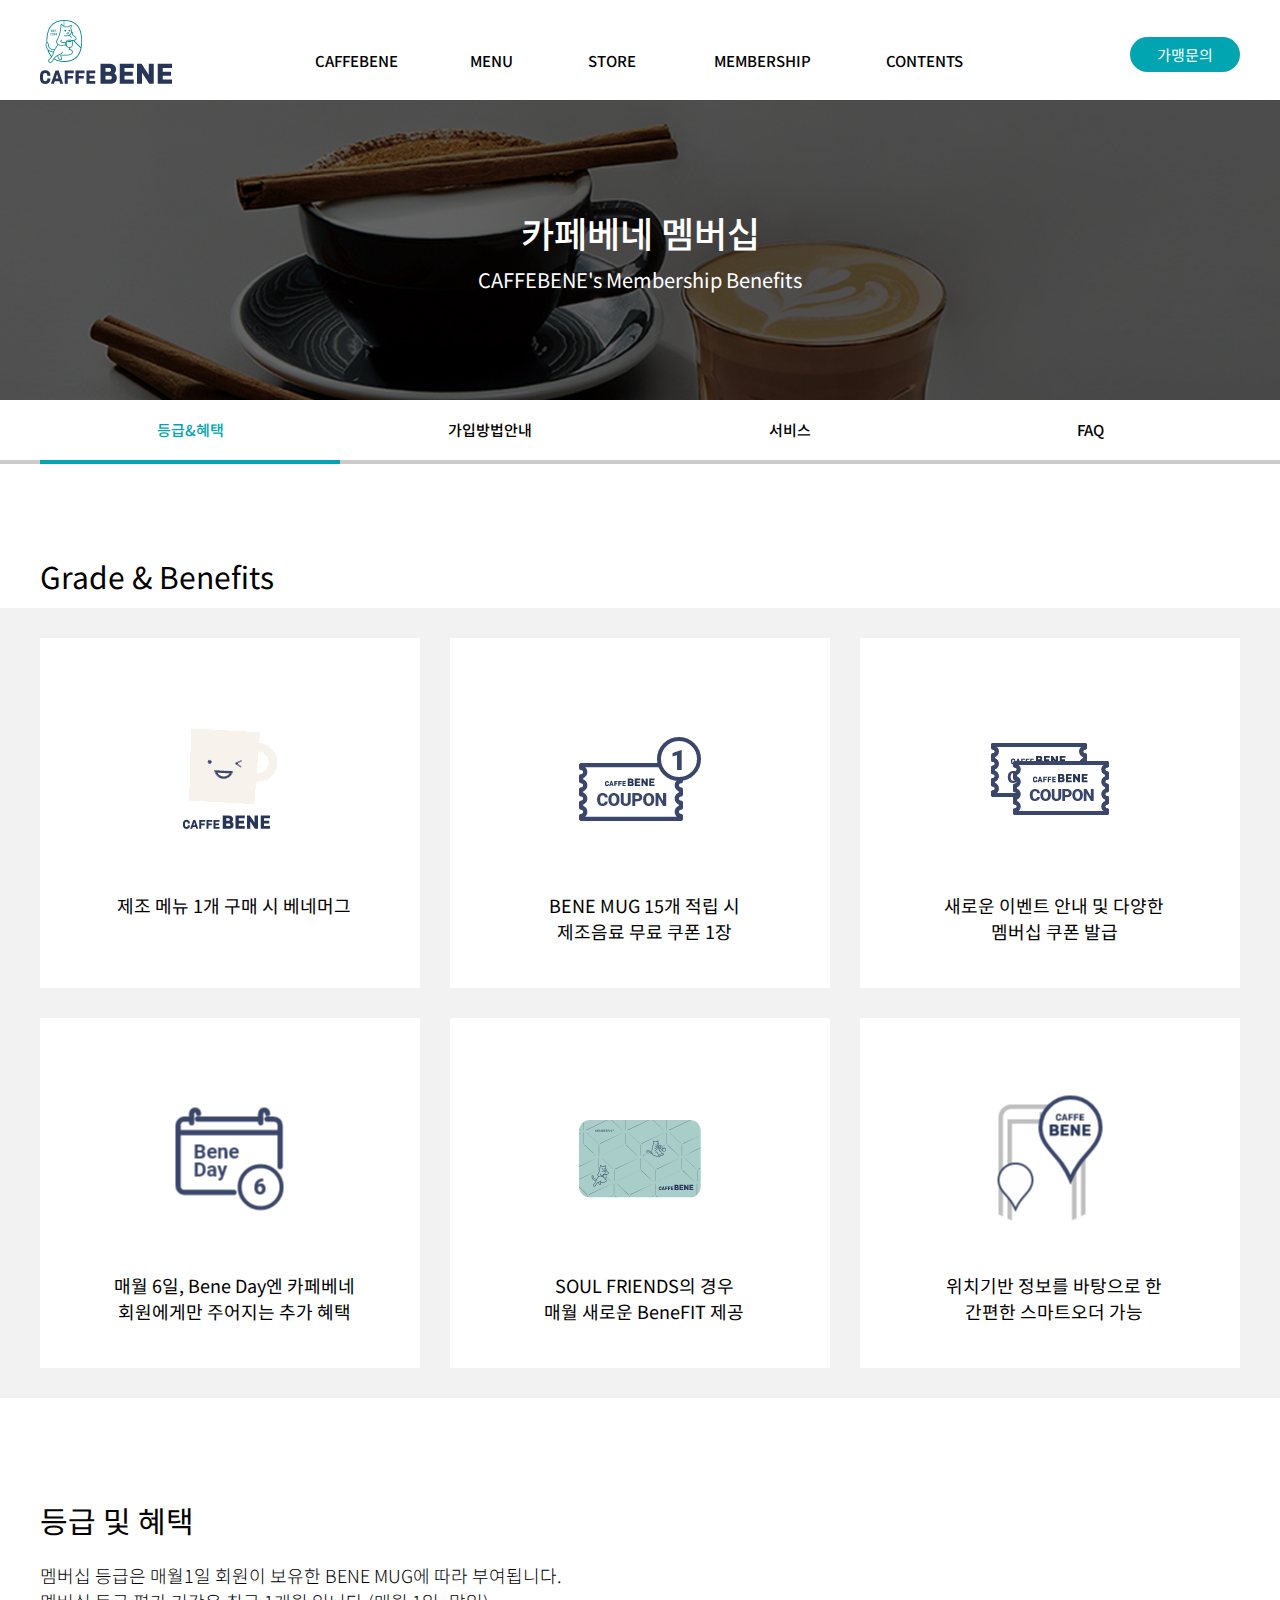
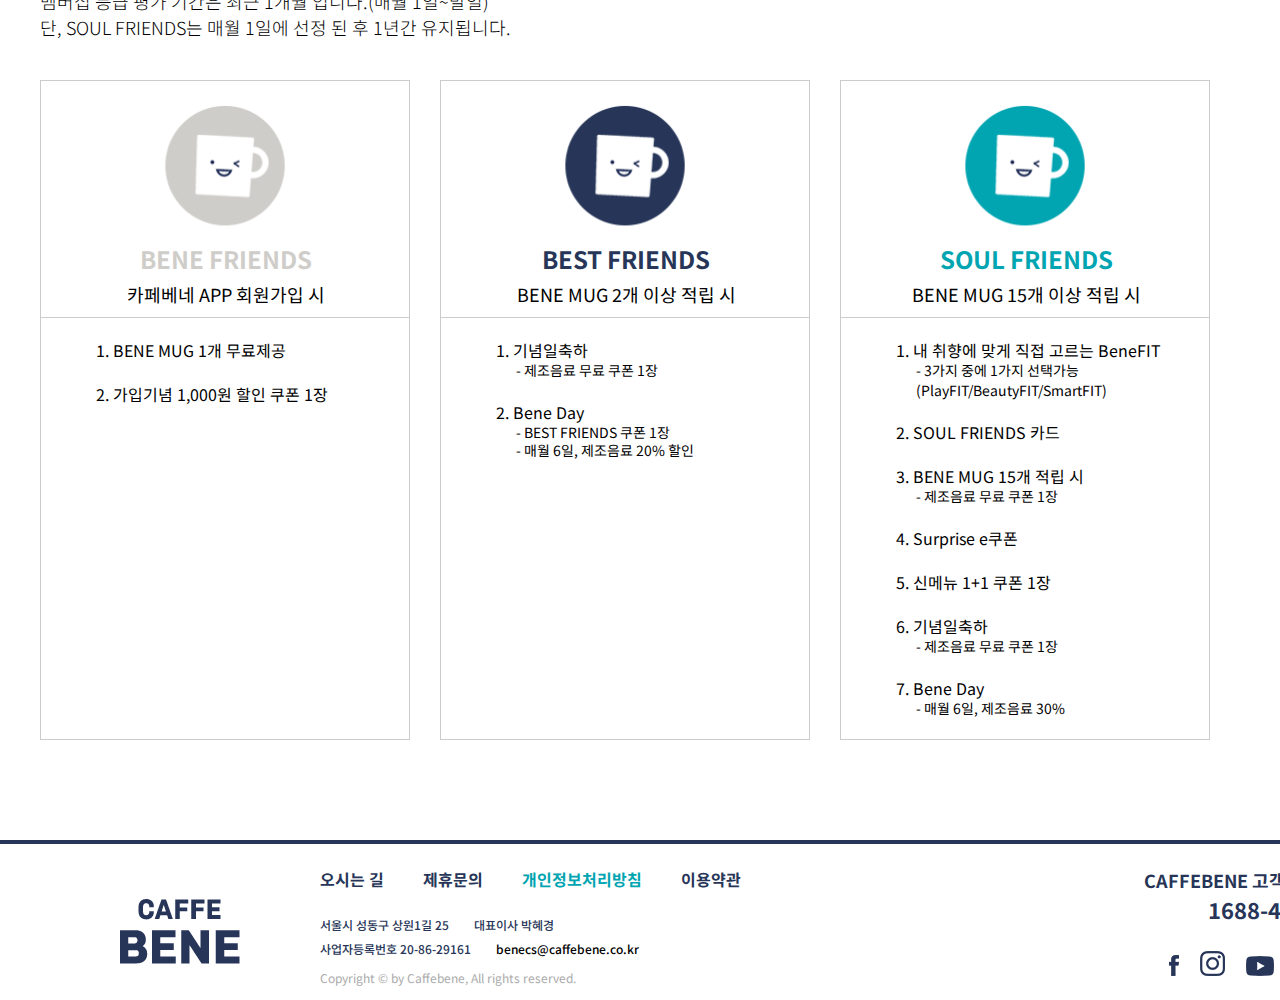
<file: sub4_1.html>
<!DOCTYPE html>
<html lang="en">
<head>
    <meta charset="UTF-8">
    <meta http-equiv="X-UA-Compatible" content="IE=edge">
    <meta name="viewport" content="width=device-width, initial-scale=1.0">
    <title>CAFFEBENE</title>
    <link rel="stylesheet" href="./css/sub4_1.css">
    <link rel="stylesheet" href="./css/header,footer.css">
    <link rel="preconnect" href="https://fonts.gstatic.com" crossorigin>
<link href="https://fonts.googleapis.com/css2?family=Noto+Sans+KR:wght@300;400;500;700&display=swap" rel="stylesheet">
    <script src="https://ajax.googleapis.com/ajax/libs/jquery/3.5.1/jquery.min.js"></script>
    <script src="./js/main.js"></script>
</head>
<body>
    <!-- header -->
    <div id="header_wrap">
        <div id="gnb_bg"></div>
        <header id="main_header">
            <h1 class="logo"><a href="./index.html"><img src="./img/logo.png" alt="CAFFEBENE"></a></h1>
            <nav id="gnb">
                <ul class="depth1">
                    <li><a href="./sub1_1.html">CAFFEBENE</a>
                        <ul class="depth2">
                            <li><a href="./sub1_1.html">브랜드 스토리</a></li>
                            <li><a href="#">카페베네 원두</a></li>
                            <li><a href="#">카페베네 소식</a></li>
                        </ul>
                    </li>
                    <li><a href="./sub2_1.html">MENU</a>
                        <ul class="depth2">
                            <li><a href="./sub2_1.html">신메뉴</a></li>
                            <li><a href="#">커피</a></li>
                            <li><a href="#">음료</a></li>
                            <li><a href="#">디저트</a></li>
                            <li><a href="#">MD상품</a></li>
                            <li><a href="#">Retail</a></li>
                        </ul>
                    </li>
                    <li><a href="./sub3_1.html">STORE</a>
                        <ul class="depth2">
                            <li><a href="./sub3_1.html">국내</a></li>
                            <li><a href="#">해외</a></li>
                        </ul>
                    </li>
                    <li><a href="./sub4_1.html">MEMBERSHIP</a>
                        <ul class="depth2">
                            <li><a href="./sub4_1.html">등급&혜택</a></li>
                            <li><a href="#">가입방법안내</a></li>
                            <li><a href="#">서비스</a></li>
                            <li><a href="#">FAQ</a></li>
                        </ul>
                    </li>
                    <li><a href="#">CONTENTS</a>
                        <ul class="depth2">
                            <li><a href="#">매거진</a></li>
                            <li><a href="#">뉴스</a></li>
                            <li><a href="#">이벤트</a></li>
                        </ul>
                    </li>
                </ul>
            </nav>
            <a href="#" class="foundation_btn">가맹문의</a>
        </header>
    </div>
    <!-- 메뉴 상단 메인이미지 -->
    <section id="visual">
        <div class="visual_text">
            <h2>카페베네 멤버십</h2>
            <p>CAFFEBENE's Membership Benefits</p>
        </div>
    </section>
     <!-- lnb -->
     <nav id="lnb">
        <ul class="lnb">
            <li><a href="./sub4_1.html" class="active">등급&혜택</a></li>
            <li><a href="#">가입방법안내</a></li>
            <li><a href="#">서비스</a></li>
            <li><a href="#">FAQ</a></li>
        </ul>
    </nav>
    <div class="line"></div>
    <!-- grade -->
    <div class="gb">
        <p>Grade & Benefits</p>
    </div>
    <section id="grade">
        <ul class="grade_wrap">
            <li>
                <img src="./img/bene-ico1.png" alt="bene_mug">
                <div class="grade_text">
                    <span class="sub">제조 메뉴 1개 구매 시 베네머그</span>
                </div>
            </li>
            <li>
                <img src="./img/bene-ico2.png" alt="bene_coupon">
                <div class="grade_text">
                    <span class="sub">BENE MUG 15개 적립 시<br>제조음료 무료 쿠폰 1장</span>
                </div>
            </li>
            <li>
                <img src="./img/bene-ico3.png" alt="bene_coupon">
                <div class="grade_text">
                    <span class="sub">새로운 이벤트 안내 및 다양한<br>멤버십 쿠폰 발급</span>
                </div>
            </li>
            <li>
                <img src="./img/bene-ico4.png" alt="bene_day">
                <div class="grade_text">
                    <span class="sub">매월 6일, Bene Day엔 카페베네<br>회원에게만 주어지는 추가 혜택</span>
                </div>
            </li>
            <li>
                <img src="./img/bene-ico5.png" alt="soul_friends_card">
                <div class="grade_text">
                    <span class="sub">SOUL FRIENDS의 경우<br>매월 새로운 BeneFIT 제공</span>
                </div>
            </li>
            <li>
                <img src="./img/bene-ico6.png" alt="bene_order">
                <div class="grade_text">
                    <span class="sub">위치기반 정보를 바탕으로 한<br>간편한 스마트오더 가능</span>
                </div>
            </li>
        </ul>
    </section>
    <div class="gb2">
        <p>등급 및 혜택</p>
        <p>멤버십 등급은 매월1일 회원이 보유한 BENE MUG에 따라 부여됩니다.<br>멤버십 등급 평가 기간은 최근 1개월 입니다.(매월 1일~말일)<br>단, SOUL FRIENDS는 매월 1일에 선정 된 후 1년간 유지됩니다.</p>
    </div>
        <section id="benefit">
            <ul class="benefit_wrap">
                <li>
                    <div class="bene_wrap">
                        <div class="bene_up">
                            <img src="./img/friend1.png" alt="BENE FRIENDS">
                            <div class="bene_text">
                                <span class="friend">BENE FRIENDS</span>
                                <span class="con">카페베네 APP 회원가입 시</span>
                            </div>
                        </div>
                        <div class="bene_down">
                            <p>1. BENE MUG 1개 무료제공</p>
                            <p>2. 가입기념 1,000원 할인 쿠폰 1장</p>
                        </div>
                    </div>
                </li>
                <li>
                    <div class="bene_wrap">
                        <div class="bene_up">
                            <img src="./img/friend2.png" alt="BEST FRIENDS">
                            <div class="bene_text">
                                <span class="friend best">BEST FRIENDS</span>
                                <span class="con">BENE MUG 2개 이상 적립 시</span>
                            </div>
                        </div>
                        <div class="bene_down">
                            <p>1. 기념일축하<span>- 제조음료 무료 쿠폰 1장</span></p>
                            <p>2. Bene Day<span>- BEST FRIENDS 쿠폰 1장</span><span>- 매월 6일, 제조음료 20% 할인</span></p>
                        </div>
                    </div>
                </li>
                <li>
                    <div class="bene_wrap">
                        <div class="bene_up">
                            <img src="./img/friend3.png" alt="SOUL FRIENDS">
                            <div class="bene_text">
                                <span class="friend soul">SOUL FRIENDS</span>
                                <span class="con">BENE MUG 15개 이상 적립 시</span>
                            </div>
                        </div>
                        <div class="bene_down">
                            <p>1. 내 취향에 맞게 직접 고르는 BeneFIT<span>- 3가지 중에 1가지 선택가능<br>(PlayFIT/BeautyFIT/SmartFIT)</span></p>
                            <p>2. SOUL FRIENDS 카드</p>
                            <p>3. BENE MUG 15개 적립 시<span>- 제조음료 무료 쿠폰 1장</span></p>
                            <p>4. Surprise e쿠폰</p>
                            <p>5. 신메뉴 1+1 쿠폰 1장</p>
                            <p>6. 기념일축하<span>- 제조음료 무료 쿠폰 1장</span></p>
                            <p>7. Bene Day<span>- 매월 6일, 제조음료 30%</span></p>
                        </div>
                    </div>
                </li>
            </ul>
        </section>
         <!-- Footer -->
     <div id="footer_wrap">
        <footer id="main_footer">
            <div id="footer_logo">
                <a href="./index.html"><img src="./img/footer-logo.png" alt="CAFFEBENE"></a>
            </div>
            <div id="footer_txt">
                <ul id="footer_menu">
                    <li><a href="#">오시는 길</a></li>
                    <li><a href="#">제휴문의</a></li>
                    <li><a href="#" class="strong">개인정보처리방침</a></li>
                    <li><a href="#">이용약관</a></li>
                </ul>
                <ul id="footer_menu2">
                    <li>서울시 성동구 상원1길 25&nbsp;&nbsp;&nbsp;&nbsp;&nbsp;&nbsp;&nbsp;</li>
                    <li>대표이사 박혜경</li><br>
                    <li>사업자등록번호 20-86-29161&nbsp;&nbsp;&nbsp;&nbsp;&nbsp;&nbsp;&nbsp;</li>
                    <li><a href="mailto:benecs@caffebene.co.kr">benecs@caffebene.co.kr</a></li>
                </ul>
                <p class="copyright">Copyright &copy; by Caffebene, All rights reserved.</p>
            </div>
            <div id="cs">
                <div id="cs_num">
                    <p>CAFFEBENE 고객센터</p>
                    <p>1688-4666</p>
                </div>
                <div id="footer_sns">
                    <a href="https://www.facebook.com/caffebene" target="_blank"><img src="./img/facebook.png" alt=""></a>
                    <a href="https://www.instagram.com/caffebene_official/" target="_blank"><img src="./img/instagram.png" alt=""></a>
                    <a href="https://www.youtube.com/channel/UCQ7MW5IpWOL9LwQqr_AWQ9A/featured" target="_blank"><img src="./img/youtube.png" alt=""></a>
                    <a href="#"><img src="./img/app_icon.png" alt="app"></a>
                </div>
            </div>
        </footer>
    </div>
</body>
</html>
</file>
<file: css/style.css>
/* bene style */
/* banner */
#visual {
    position: relative;
    max-width: 1920px;
    min-width: 1440px;
    height: 700px;
    margin: 0 auto;
    overflow: hidden;
}
.slider {
    height: 600px;
  }
  .slider .slide img {
    position: absolute;
    left: 50%;
    transform: translateX(-50%);
  }
  #visual .slide_text {
    position: absolute;
    width: 1100px;
    top: 50%;
    left: 50%;
    transform: translate(-50%,-50%);
}
#visual .slide_text h1 {
    color: #00a5b1;
    letter-spacing: 2px;
}
#visual .slide_text p {
    width: 1200px;
    color: #666;
    font-size: 20px;
    font-weight: 400;
    margin-top: 40px;
    letter-spacing: 1px;
}
  
  /* pager */
 .pager {
    position: absolute;
    bottom: 20px;
    left: 50%;
    transform: translateX(-50%);
  }
  
  .pager > a {
    float: left;
    width: 16px; height: 16px;
   margin: 6px;
    background: #fff;
    border-radius: 50%;
    text-indent: -999px;
  }
  
  .pager > a.active { background: black;}
  
/* about banner */
#about {
    max-width: 1920px;
    min-width: 1440px;
    height: 350px;
    background-image: url(../img/Untitled-1.png);
    background-size: cover;
    background-position: center center;
    background-repeat: no-repeat;
    background-size: auto;
    margin: 0 auto;
}
#about_wrap {
    width: 1200px;
    height: 250px;
    margin: 0 auto;
    position: relative;
    top: 9%;
}

#about_wrap > #about_txt {
    float: right;
    color: #273658;
    margin-top: 12px;
}

#about_wrap > #about_txt > p:first-child {
    font-size: 30px;
    font-weight: 500;
    margin-bottom: 15px;
}
#about_wrap > #about_txt > p:nth-child(2) {
    font-size: 18px;
    font-weight: 400;
    margin-left: 7px;
    margin-bottom: 40px;
    line-height: 30px;
}

#about_wrap > #about_txt > a {
    width: 145px;
    height: 45px;
    font-size: 14px;
    font-weight: 500;
    border: 1px solid #273658;
    background-color: white;
    display: block;
    margin-left: 7px;
    text-align: center;
    line-height: 45px;
    color: #273658;
    transition: 0.4s;
}

#about_wrap > #about_txt > a:hover {
    background: #273658;
    color: white;
    transition: 0.4s;
}
#menu {
    max-width: 1920px;
    min-width: 1440px;
    height: 460px;
    background-color: #f2f2f2;
}
.menu_wrap {
    width: 1200px;
    margin: 0 auto;
    padding-top: 60px;
    overflow: hidden;
}
#menu .menu_wrap h3 {
    text-align: center;
    margin-bottom: 40px;
}
.menu_wr {position: relative;}
/* coffee */
.coffee, .drink, .food, .md, .retail {
    width: 240px;
    height: 250px;
    padding-top: 30px;
    padding-left: 35px;
    padding-bottom: 60px;
    float: left;
    /* outline: 1px solid white; */
}
.coffee h4,
.drink h4,
.food h4,
.md h4,
.retail h4 {margin-bottom: 30px;}

.coffee p,
.drink p,
.food p,
.md p,
.retail p {font-size: 14px; line-height: 22px;}

.coffee p:last-child,
.drink p:last-child,
.food p:last-child,
.md p:last-child,
.retail p:last-child{font-size: 14px;}

.coffee .view p,
.drink .drink_view p,
.food .food_view p{margin-top: 50px; font-size: 14px; color: #273658; font-weight: 500;}

.md .md_view p,
.retail .retail_view p {margin-top: 30px; font-size: 14px; color: #273658; font-weight: 500;}

.coffee .view img {
    width: 18px;
    position: absolute;
    top: 213px;
    left: 105px;
}
.coffee_line{
    height: 255px;
    width: 2px;
    background-color: #d2d2d2;
    position: absolute;
    left: 245px;
}
/* drink */
.drink .drink_view img {
    width: 18px;
    position: absolute;
    top: 213px;
    left: 345px;
}
.drink_line{
    height: 255px;
    width: 2px;
    background-color: #d2d2d2;
    position: absolute;
    left: 480px;
}
/* food */
.food .food_view img {
    width: 18px;
    position: absolute;
    top: 213px;
    left: 585px;
}
.food_line{
    height: 255px;
    width: 2px;
    background-color: #d2d2d2;
    position: absolute;
    left: 720px;
}
/* md */
.md .md_view img {
    width: 18px;
    position: absolute;
    top: 215px;
    left: 825px;
}
.md_line{
    height: 255px;
    width: 2px;
    background-color: #d2d2d2;
    position: absolute;
    left: 960px;
}
/* retail */
.retail .retail_view img {
    width: 18px;
    position: absolute;
    top: 215px;
    left: 1065px;
}
/* 가맹개설안내, 꿀팁, 이벤트 */
#info {
    max-width: 1920px;
    min-width: 1200px;
    height: 340px;
    margin: 0 auto;
    margin-bottom: 100px;
    margin-top: 100px;
}

#info_wrap {
    width: 1200px;
    height: 100%;
    margin: 0 auto;
}

#info_wrap > #foundation_info, #tip, aside {
    float: left;
    margin-right: 20px;
}

#info_wrap > aside {
    margin-right: 0;
    width: 450px;
}

#info_wrap > #foundation_info, #tip {
    width: 350px;
    height: 350px;
    padding: 50px;
    color: white;
}

#info_wrap > #foundation_info {
    background-image: linear-gradient(rgba(39, 54, 88, 0.8), rgba(39, 54, 88, 0.88)), url(../img/notice_image.jpg);
    background-size: cover;
}

#info_wrap > #tip {
    background-image: linear-gradient(rgba(0, 165, 177, 0.8), rgba(0, 165, 177, 0.88)), url(../img/bene-cat8.jpg);
    background-size: cover;
}

#info_wrap h4 {
    margin-bottom: 40px;
}

#info_wrap .detail {
    font-size: 18px;
}

/* event */
#info_wrap > aside > div#event {
    height: 185px;
    border: 2px solid #273658;
    padding: 15px;    
}

#info_wrap > aside > div#event h3 {
    color: #273658;
    margin-bottom: 20px;
    font-weight: 600;
}

#info_wrap > aside > div#event > #event_list > li a {
    width: 330px;
    display: inline-block;
    white-space: nowrap;
    overflow: hidden;
    text-overflow: ellipsis;
    line-height: 30px;
    font-size: 13px;
}

#info_wrap > aside > div#event > #event_list > li span {
    float: right;
    color: #888;
    font-size: 12px;
}


/* find a store */
#info_wrap > aside > div#findstore {
    margin-top: 25px;
    height: 140px;
    background: #f3eae3;
    color: #273658;
    padding: 27px 35px;
    position: relative;
}

#info_wrap > aside #findstore p {
    font-size: 14px;
    font-weight: 600;
}
#info_wrap > aside #findstore .fs {position: relative; width: 286px;}
#info_wrap > aside #findstore input {
    width: 286px;
    height: 40px;
    border: 4px solid #273658;
    background-color: white;
    padding: 5px 20px;
    margin-top: 15px;
}
#info_wrap > aside #findstore input::placeholder {
    color: #273658;
    font-weight: 400;
    font-size: 16px;
}

#info_wrap > aside > #findstore > .fs > #findstore_search > img {
    position: absolute;
    right: 20px;
    top: 25px;
}
#info_wrap > aside > #findstore > img:last-child {
    position: absolute;
    right: 30px;
    top: 27px;
    width: 65px;
    margin-right: 5px;
}

/* sns */
#sns {
    max-width: 1920px;
    min-width: 1440px;
    height: 825px;
    margin: 0 auto;
    background-color: #f2f2f2;
    padding-top: 80px;
}
#sns > #sns_photo{
    margin: 0 auto;
    width: 1200px;
}
#sns > #sns_photo > li {
    width: 300px;
    height: 305px;
    overflow: hidden;
    float: left;
    background-size: cover;
}

#sns > #sns_photo > li img {
    width: 100%;
}

#sns > #sns_photo img:hover {
    transform:scale(1.1); 
    transition: 0.7s;
}

#sns > #sns_txt {
    width: 250px;
    margin: 0 auto;
    margin-bottom: 40px;
    text-align: center;
}
</file>
<file: css/header,footer.css>
/* header,footer */
* {
    margin: 0; padding: 0;
    box-sizing: border-box;
    font-family: 'Noto Sans KR', sans-serif;
}

ul {list-style-type: none;}
a {
    text-decoration: none;
    color: black;
}
h1 {
    font-size: 40px;
    font-weight: 300;
}
h2 {
    font-size: 36px;
    font-weight: 500;
}
h3 {
    font-size: 30px;
}
h4 {
    font-size: 25px;
    font-weight: 500;
}
h5 {
    font-size: 20px;
    font-weight: 500;
}

/* header */
#main_header {
    width: 1200px;
    height: 100px;
    margin: 0 auto;
}

#main_header > h1 {
    position: relative;
    top: 20%;
    float: left;
  }

  /* gnb */
#main_header > #gnb {
    margin: 0 auto;
    width: 750px;
    position: relative;
    z-index: 9999;
}

#gnb > .depth1 > li {
    float: left;
    width: 100px;
    text-align: center;
    margin-top: 50px;
    height: 50px;
}
#gnb > .depth1 > li:nth-child(1) {margin-left: 41px;margin-right: 35px;}
#gnb > .depth1 > li:nth-child(2) {margin-right: 21px; }
#gnb > .depth1 > li:nth-child(3) {margin-right: 50px; }
#gnb > .depth1 > li:nth-child(4) {margin-right: 62px;}
#gnb > .depth1 > li:nth-child(5) {margin-right: 41px; }
#gnb > .depth1 > li > a {
    display: block;
    font-weight: 500;
    font-size: 15px;
}

#gnb > .depth1 > li > a::after {
    content: "";
    display: block;
    padding-top: 5px;
    width: 30px;
    height: 3px;
    background: #fff;
    background-clip: content-box;
    transition-duration: 0.5s;
    margin: 0 auto;
}

#gnb > .depth1 > li:hover > a {
    color: #273658;
}

#gnb .depth1 > li:hover a::after{
    background: #273658;
    background-clip: content-box;
    width: 100px;
}

/* depth2 */
#main_header > #gnb .depth2 {
    line-height: 35px;
    font-size: 14px;
    height: 225px;
    width: 100px;
    padding: 15px 0;
    display: none;
    background-color: white;
    position: absolute;
}
#gnb .depth2 > li > a {
    width: 160%;
    display: block;
    padding-right: 58px;
  }

#gnb .depth2 > li > a:hover {
    color: #273658;
    font-weight: 700;
}

#main_header > .foundation_btn {
    width: 110px;
    height: 35px;
    float: right;
    display: block;
    background: #00a5b1;
    color: white;
    text-align: center;
    line-height: 35px;
    position: relative;
    top: 37%;
    font-size: 15px;
    border-radius: 25px;
}

#gnb_bg {
    position: absolute;
    top: 100px;
    width: 100%;
    min-width: 1200px;
    background: white;
    z-index: 1;
    transition: 0.4s;
}

#gnb_bg.show {
    height: 240px;
    background: white;
    /* outline: 1px solid red; */
}
/* footer */
#footer_wrap {
    min-width: 1440px;
    width: 100%;
    border-top: 4px solid #273658;;
    height: 160px;
    overflow: hidden;
}

#main_footer {    
    width: 1200px;
    height: 100%;
    margin: 0 auto;
}

#main_footer > #footer_logo {
    float: left;
    position: relative;
    top: 35%;
}

/* footer_txt */
#main_footer > #footer_txt {
    float: left;
    width: 482px;
    height: 165px;
    /* outline: 1px solid red; */
    position: relative;
    top: 15%;
    margin-left: 80px;
    color: #273658;
}

#main_footer > #footer_txt > #footer_menu {
    margin-bottom: 20px;
}

#main_footer > #footer_txt > #footer_menu > li {
    display: inline-block;
    margin-right: 35px;
}

#main_footer > #footer_txt > #footer_menu > li > a {
    font-size: 16px;
    font-weight: 700;
    color: #273658;
}

#main_footer > #footer_txt > #footer_menu > li > a.strong {
    color: #00a5b1;
}

#main_footer > #footer_txt > #footer_menu > li:last-child {
    margin-right: 0;
}

#main_footer > #footer_txt > #footer_menu2 {
    margin-bottom: 10px;
}

#main_footer > #footer_txt > #footer_menu2 > li {
    display: inline-block;
    font-size: 12px;
    font-weight: 500;
    line-height: 20px;
}

#main_footer > #footer_txt > p.copyright {
    color: #aaa;
    font-size: 12px;
}

/* footer_cs */
#main_footer > #cs {
    float: right;
    width: 275px;
    height: 145px;
    position: relative;
    top: 15%;
}

#main_footer > #cs > #cs_num {
    float: right;
    text-align: right;
    /* outline: 1px solid green; */
    color: #273658;
    margin-bottom: 22px;
}

#main_footer > #cs > #cs_num > p:first-child {
    font-weight: 700;
    font-size: 18px;
}

#main_footer > #cs > #cs_num > p:last-child {
    font-weight: 700;
    font-size: 22px;
}

#main_footer > #cs > #footer_sns {
    float: right;
    width: 175px;
    text-align: right;
}

#main_footer > #cs > #footer_sns > a {
    margin-left: 17px;
    font-size: 25px;
    color: #273658;
}

#main_footer > #cs > #footer_sns > a:first-child {
    margin-left: 0;
}
</file>
<file: css/sub1_1.css>
/* brand story */

/* banner */
#visual {
    position: relative;
    /* max-width: 1920px; */
    width: 100%;
    min-width: 1200px;
    height: 300px;
    background-image: url(../img/sub1_1\ bg.png);
    margin: 0 auto;
    background-repeat: no-repeat;
    background-size: cover;
    overflow: hidden;
    background-position: center;
}
#visual > .visual_text {
    position: relative;
    width: 1200px;
    height: 500px;
    margin: 0 auto;
}
#visual h2 {
    width: 1200px;
    line-height: 65px;
    position: relative;
    color: #fff;
    display: block;
    text-align: center;
    padding-top: 100px;
}
#visual p {
    width: 1200px;
    position: relative;
    color: #fff;
    font-size: 20px;
    font-weight: 400;
    text-align: center;
}
/* lnb */
#lnb {
    position: relative;
    width: 750px;
    height: 60px;
    margin: 0 auto;
    /* outline: 1px solid green; */
}
#lnb > .lnb {
    position: absolute;
    
}
#lnb > .lnb > li {
    float: left;
    width: 250px;
    font-weight: 500;
    text-align: center;
    line-height: 60px;
}
#lnb > .lnb > li > a {
    display: block;
    font-size: 15px;
    font-weight: 500;
}
#lnb > .lnb > li > a.active {
    color: #00a5b1;
    border-bottom: 4px solid #00a5b1;
}

.line {
    width: 100%;
    min-width: 1200px;
    border-bottom: 4px solid #ccc;
    margin: 0 auto;
  }

/* 브랜드스토리 */
#content_t {
    margin: 0 auto;
    width: 1200px; 
    height: 775px;
}
#content_t .mind01 {
    width: 1200px; 
    height: 380px;
    margin-bottom: 35px;
    position: relative; 
    margin-top: 100px;  
}
#story01 > .mind01 > .imgbox1 {
    width: 610px; 
    height: 380px;
    overflow: hidden;
    position: absolute;
}

#story01 > .mind01 img, .mind02 img {
    transition-duration: 0.6s;
    width: 610px;
}

#story01 > .mind01 img:hover {
    transform:scale(1.07);
    transition-duration: 0.6s;
}
#story01 > .mind01 h3 {
    position: absolute;
    left: 675px; 
    top: 20px;
    font-weight: 600;
    font-size: 28px;
    color: #273658;
}
#story01 > .mind01 p {
    position: absolute;
    left: 680px; 
    top: 90px;
    font-weight: 500;
    font-size: 20px;
    color: #273658;
}
#story01 > .mind01 p:last-child {
    position: absolute;
    left: 680px; 
    top: 200px;
    font-weight: 400;
    font-size: 16px;
}

#story01 > .mind02  {
    width: 1200px; 
    height: 395px;
    position: relative;
}
#story01 > .mind02 img:hover {
    transform:scale(1.07);
    transition-duration: 0.6s;
}
#story01 > .mind02 > .imgbox2 {
    position: absolute;
    overflow: hidden;
    width: 610px;
    right: 0;
}
#story01 > .mind02 p {
    position: absolute;
    left: 80px; 
    top: 60px;
    color: #273658;
}
#story01 > .mind02 p:nth-child(1) { font-weight: 500; font-size: 20px; }
#story01 > .mind02 p:nth-child(2) { top: 120px; }
#story01 > .mind02 p:nth-child(3) { top: 200px; }
#story01 > .mind02 p:nth-child(4) { top: 280px; }

/* 배네켓스토리 */
#cat-content {
    width: 100%; 
    height: 1150px;
    margin: 0 auto; 
}
#cat-content > .cat-img{
    width: 1200px; 
    margin: 0 auto;
    position: relative;
}
#cat-content > .cat-img > .cat-img01 {
    width: 420px; 
    height: 572px;
    background: url(../img/sub-bg3.png);
    background-repeat: no-repeat;
    background-size: cover;
    /* outline: 1px solid green; */
    position: absolute;
    left: 200px;
}
#cat-content > .cat-img > .cat-img02 {
    width: 400px; height: 240px;
    background: url(../img/sub-bg4.jpeg);
    background-repeat: no-repeat;
    background-size: cover;
    position: absolute;
    top: 440px; 
    left: 80px;
}

#cat-content > .cat_text {
    width: 1200px; 
    height: 680px;
    margin: 0 auto;
    margin-top: 70px;
    padding-left: 740px;
}
#cat-content > .cat_text > h5 { padding-top: 30px; color: #273658;}
#cat-content > .cat_text > p { 
    padding: 20px 0 10px; 
    font-size: 16px;
    color: #273658;
}
/* 베네캣 */
#cat-content > .benecat {
    margin: 0 auto;
    width: 1200px;
    height: 300px;
    background: #efefef;
    margin-top: 60px;
    border-radius: 130px;
}
#cat-content > .benecat > .profile {
    width: 1200px; height: 350px;
    position: relative;
    padding-left: 170px;
    margin-top: 50px;
}
#cat-content > .benecat > .profile img {
    margin-top: 35px;
    margin-right: 170px;
    float: right;
}
#cat-content > .benecat > .profile > h5 {
    padding-bottom: 30px;
    padding-top: 50px;
    color: #273658;
}
#cat-content > .benecat > .profile p {line-height: 29px; color: #273658;}
#cat-content > .benecat > .profile p > span {font-weight: 600; margin-right: 25px;}
#cat-content > .benecat > .profile > .cat-line {
    outline: 2px solid #273658;
    width: 70px;
    position: absolute;
    left: 170px; top: 83px;
}
</file>
<file: css/sub2_1.css>
/* menu.css */

/* banner */
#visual {
    position: relative;
    /* max-width: 1920px; */
    width: 100%;
    min-width: 1200px;
    height: 300px;
    background-image: url(../img/member-bg.png);
    margin: 0 auto;
    background-repeat: no-repeat;
    background-size: cover;
    overflow: hidden;
    background-position: center;
}
#visual > .visual_text {
    position: relative;
    width: 1200px;
    height: 500px;
    margin: 0 auto;
    /* outline: 1px solid red; */
}
#visual h2 {
    width: 1200px;
    line-height: 65px;
    position: relative;
    color: #fff;
    display: block;
    text-align: center;
    padding-top: 100px;
}
#visual p {
    width: 1200px;
    position: relative;
    color: #fff;
    font-size: 20px;
    font-weight: 400;
    text-align: center;
}
/* lnb */
#lnb {
    position: relative;
    width: 1200px;
    height: 60px;
    margin: 0 auto;
    /* outline: 1px solid red; */
}
#lnb > .lnb {
    position: absolute;
}
#lnb > .lnb > li {
    float: left;
    color: #000;
    width: 200px;
    text-align: center;
    line-height: 60px;
    /* outline: 1px solid red; */
}
#lnb > .lnb > li > a {
    display: block;
    font-size: 15px;
    font-weight: 500;
}
#lnb > .lnb > li > a.active {
    color: #00a5b1;
    border-bottom: 4px solid #00a5b1;
}
.line {
    width: 100%;
    min-width: 1200px;
    margin: 0 auto;
    border-top: 4px solid #ccc;
}
/* 신메뉴 배너 */
#newmenu_banner {
    position: relative;
    width: 1200px;
    margin: 0 auto;
    margin-top: 100px;
}
#newmenu_banner img {
    width: 1200px;
}
#newmenu_banner p {
    text-align: center;
    margin-top: 40px;
    font-size: 30px;
    font-weight: 300;
}
/* 메뉴소개 */
#newmenu {
    position: relative;
    width: 1200px;
    margin: 0 auto;
    /* background: #ccc; */
    padding-top: 60px;
    margin-bottom: 100px;
    height: 850px;
}
#newmenu .menu_pic li {
    position: relative;
    float: left;
    width: 580px;
    height: 230px;
    background: #f2f2f2;
    margin-right: 40px;
    margin-bottom: 40px;
}
#newmenu .menu_pic li:nth-child(2),
#newmenu .menu_pic li:nth-child(4),
#newmenu .menu_pic li:nth-child(6) {
    margin-right: 0;
}
#newmenu .menu_pic li img {
    float: left;
    display: block;
    margin-top: 40px;
    transition: 0.5s;
}
#newmenu .menu_pic li .img1 img {margin-left: 30px; margin-top: 50px;}
#newmenu .menu_pic li .img2 img {margin-left: 50px; margin-top: 50px;}
#newmenu .menu_pic li .img3 img {margin-left: 100px;}
#newmenu .menu_pic li .img4 img {margin-left: 120px;}
#newmenu .menu_pic li .img5 img {margin-left: 100px;}
#newmenu .menu_pic li .img6 img {margin-left: 50px; margin-top: 70px;}
#newmenu .menu_text {
    float: right;
    width: 260px;
    height: 230px;
}
#newmenu .menu_text > .name {
    display: block;
    font-size: 18px;
    font-weight: 600;
    margin-top: 65px;
    margin-bottom: 20px;
}
#newmenu .menu_text > .info {
    display: block;
    font-size: 14px;
}

/* hover 효과 */
#newmenu > .menu_pic > li:hover  {
    border: 4px solid #273658;
}
#newmenu > .menu_pic > li > a:hover img {
    transform:scale(1.1);
    transition-duration: 0.6s;
}
</file>
<file: css/sub3_1.css>
/* store.css */

/* banner */
#visual {
    position: relative;
    /* max-width: 1920px; */
    width: 100%;
    min-width: 1200px;
    height: 300px;
    background-image: url(../img/store-bg.png);
    margin: 0 auto;
    background-repeat: no-repeat;
    background-size: cover;
    overflow: hidden;
    background-position: center;
}
#visual > .visual_text {
    position: relative;
    width: 1200px;
    height: 500px;
    margin: 0 auto;
    /* outline: 1px solid red; */
}
#visual h2 {
    width: 1200px;
    line-height: 65px;
    position: relative;
    color: #fff;
    display: block;
    text-align: center;
    padding-top: 100px;
}
#visual p {
    width: 1200px;
    position: relative;
    color: #fff;
    font-size: 20px;
    font-weight: 400;
    text-align: center;
}
/* lnb */
#lnb {
    position: relative;
    width: 1200px;
    height: 60px;
    margin: 0 auto;
    /* outline: 1px solid red; */
}
#lnb > .lnb {
    position: absolute;
}
#lnb > .lnb > li {
    float: left;
    color: #000;
    width: 600px;
    text-align: center;
    line-height: 60px;
    /* outline: 1px solid red; */
}
#lnb > .lnb > li > a {
    display: block;
    font-size: 15px;
    font-weight: 500;
}
#lnb > .lnb > li > a.active {
    color: #00a5b1;
    border-bottom: 4px solid #00a5b1;
}
.line {
    width: 100%;
    min-width: 1200px;
    margin: 0 auto;
    border-top: 4px solid #ccc;
}
/* 매장찾기 */
#content {
    width: 1200px;
    margin: 0 auto;
    margin-top: 100px;
    margin-bottom: 100px;
}
#content p {font-size: 30px; margin-bottom: 40px;}
.search_form {
    overflow: hidden;
}
.search_form .city {
    float: left;
    width: 290px;
    height: 45px;
    margin-right: 30px;
    border-radius: 10px;
    padding: 0 14px;
    border: 1px solid #ddd;
    appearance: none;
    background: url(../img/expand_more_black_24dp.svg) no-repeat 95%;
}

.search_form .search_area {position: relative;}
.search_form .search_area input {
    float: left;
    width: 560px;
    height: 45px;
    border-radius: 10px;
    background-color: #f5f5f5;
    border: 1px solid #ddd;
    padding: 0 72px 0 14px;
}
.search_form .search_area .search {
    position: absolute;
    right: 20px;
    top: 10px;
    border: none;
}

.store {
    margin: 0 auto;
    width: 1200px;
    height: 590px;
    margin-top: 30px;
    border-collapse: collapse;
    border-spacing: 0;
    border-top: 1px solid #000;
}
.store th {
    height: 50px;
    border-bottom: 1px solid #ddd;
}
.content_wrap table td {border-bottom: 1px solid #ddd;}
.store td {
    height: 60px;
}
.store td {text-align: center;}
.store td:nth-child(2) {text-align: left; padding-left: 90px; color: #666;}
.store td:nth-child(3) a {color: #666;} 
/* 글로벌매장 */
#for {
    position: relative;
    /* max-width: 1920px; */
    width: 100%;
    min-width: 1200px;
    height: 280px;
    background-image: url(../img/store_foreign.png);
    margin: 0 auto;
    background-repeat: no-repeat;
    background-size: cover;
    overflow: hidden;
    background-position: center;
    margin-bottom: 100px;
}
#for > .for_text {
    position: relative;
    margin: 0 auto;
    width: 1200px;
    height: 280px;
}
#for h3 {
    width: 1200px;
    line-height: 65px;
    position: relative;
    color: #fff;
    font-weight: 500;
    display: block;
    padding-top: 60px;
}
#for p {
    width: 1200px;
    position: relative;
    color: #fff;
    font-size: 18px;
    font-weight: 400;
}
#for a {
    position: relative;
    display: block;
    padding: 5px;
    width: 70px;
    margin-top: 40px;
    color: inherit;
    transition: all 0.4s;
    border: 1px solid white;
    color: white;
    font-size: 14px;
    text-align: center;
    z-index: 1;
}
#for a::after {
    content: "";
    width: 0;
    height: 100%;
    top: 0;
    position: absolute;
    left: 0;
    transition: all 0.4s;
    background: white;
}
#for a:hover {
    color: #273658;
    font-weight: 500;
}
#for a:hover::after {
    width: 100%;
    z-index: -1;
}

/* modal */
.modal {
    display: none;
    position: fixed;
    width: 100%;
    height: 100%;
    background-color: rgba(0, 0, 0, 0.6);
    top: 0;
    left: 0;
    z-index: 99999;
}
.modal_wrap {
    position:absolute;
    top: 50%;
    left: 50%;
    transform: translate(-50%,-50%);
    height: 710px;
    width: 530px;
    background-color: white;
    border-radius: 40px;
    z-index: 99999;
}
.modal_wrap .sub {
    height: 80px;
    line-height: 80px;
    border-bottom: 1px solid #ccc;
}
.modal_wrap .sub > p {
    font-size: 30px;
    margin-left: 40px;
    color: #333;
}
.modal_wrap .info .st {
    margin: 0 auto;
    width: 470px;
    height: 60px;
    line-height: 60px;
    background-color: #273658;
    border-radius: 10px;
    color: white;
    margin-top: 20px;
}
.modal_wrap .info .st > p {
    margin-left: 40px;
    font-size: 18px;
    font-weight: 500;
}
.branch {
    margin: 0 auto;
    display: flex;
    width: 470px;
    margin-bottom: 25px;
    margin-top: 20px;
    font-size: 14px;
}
.branch span {
    display: block;
    font-weight: 500;
    float: left;
    width: 113px;
    margin-left: 30px;
    color: #333;
}
.branch p {
    display: block;
    float: left;
    width: 357px;
    margin-left: 40px;
    color: #757575;
}
.map {
    margin: 0 auto;
    margin-top: 30px;
    width: 470px;
    height: 300px;
    background-color: #bbb;
}
.close {
    display: inline;
    float: right;
    margin-right: 30px;
    margin-top: 10px;
    cursor: pointer;
    border: none;
    background-color: white;
}
</file>
<file: css/sub4_1.css>
/* membership.css */

/* banner */
#visual {
    position: relative;
    /* max-width: 1920px; */
    width: 100%;
    min-width: 1200px;
    height: 300px;
    background-image: url(../img/menu\ bg.png);
    margin: 0 auto;
    background-repeat: no-repeat;
    background-size: cover;
    overflow: hidden;
    background-position: center;
}
#visual > .visual_text {
    position: relative;
    width: 1200px;
    height: 500px;
    margin: 0 auto;
    /* outline: 1px solid red; */
}
#visual h2 {
    width: 1200px;
    line-height: 65px;
    position: relative;
    color: #fff;
    display: block;
    text-align: center;
    padding-top: 100px;
}
#visual p {
    width: 1200px;
    position: relative;
    color: #fff;
    font-size: 20px;
    font-weight: 400;
    text-align: center;
}
/* lnb */
#lnb {
    position: relative;
    width: 1200px;
    height: 60px;
    margin: 0 auto;
    /* outline: 1px solid red; */
}
#lnb > .lnb {
    position: absolute;
}
#lnb > .lnb > li {
    float: left;
    color: #000;
    width: 300px;
    text-align: center;
    line-height: 60px;
    /* outline: 1px solid red; */
}
#lnb > .lnb > li > a {
    display: block;
    font-size: 15px;
    font-weight: 500;
}
#lnb > .lnb > li > a.active {
    color: #00a5b1;
    border-bottom: 4px solid #00a5b1;
}
.line {
    width: 100%;
    min-width: 1200px;
    margin: 0 auto;
    border-top: 4px solid #ccc;
}
/* grade%benefits */
#grade {
    max-width: 1920px;
    min-width: 1200px;
    position: relative;
    width: 100%;
    margin: 0 auto;
    background: #f2f2f2;
    height: 790px;
    margin-top: 10px;
    margin-bottom: 100px;
}
.gb {
    width: 1200px; 
    margin: 0 auto;
    font-size: 30px; 
    margin-top: 90px;
    font-weight: 400;
}
#grade .grade_wrap {
    margin: 0 auto;
    width: 1200px;
}
#grade .grade_wrap li {
    position: relative;
    float: left;
    width: 380px;
    height: 350px;
    margin-right: 30px;
    margin-top: 30px;
    background-color: white;
    border: 4px solid white;
}
#grade .grade_wrap li:nth-child(3),
#grade .grade_wrap li:nth-child(6) {
    margin-right: 0;
}
#grade .grade_wrap li img {
    position: absolute;
    top: 40%;
    left: 50%;
    transform: translate(-50%,-50%);
    display: block;
}
#grade .grade_text {
    width: 380px;
    height: 350px;
    /* position: absolute; */
    text-align: center;
    /* bottom: 50px; */
}
#grade .grade_text > .sub {
    display: block;
    font-weight: 400;
    font-size: 18px;
    padding-top: 250px;
}

/* hover 효과 */
#grade > .grade_wrap > li:hover  {
    border: 4px solid #00a5b1;
}
/* 등급 및 혜택 */
.gb2 {
    width: 1200px; 
    margin: 0 auto;
    font-size: 30px; 
    margin-top: 90px;
    font-weight: 400;
}
.gb2 p:last-child {
    font-size: 18px;
    margin-top: 20px;
    font-weight: 300;
}
#benefit {
    margin: 0 auto;
    width: 1200px;
    position: relative;
    height: 660px;
    margin-bottom: 100px;
    margin-top: 40px;
}
#benefit .benefit_wrap li {
    position: relative;
    float: left;
    width: 370px;
    height: 660px;
    margin-right: 30px;
    border: 1px solid #ccc;
}
#benefit .benefit_wrap li:nth-child(3) {
    margin-right: 0;
}
#benefit .benefit_wrap li img {
    width: 100%;
    display: block;
}
.bene_wrap .bene_up {
    height: 237px;
    border-bottom: 1px solid #ccc;
}
.bene_wrap .bene_text {
    width: 370px;
    position: absolute;
    text-align: center;
    top: 160px;
}
.bene_wrap .bene_text > .friend {
    display: block;
    font-weight: bold;
    font-size: 24px;
    color: #cfcdc9;
}
.bene_wrap .bene_text > .best {color: #273658;}
.bene_wrap .bene_text > .soul {color: #00a5b1;}
.bene_wrap .bene_text > .con {
    display: block;
    padding-top: 5px;
    font-size: 18px;
}
.bene_down p {
    margin-top: 20px;
    margin-left: 55px;
}
.bene_down p span {
    display: block;
    margin-left: 20px;
    font-size: 14px;
    margin-top: -2px;
}
</file>
